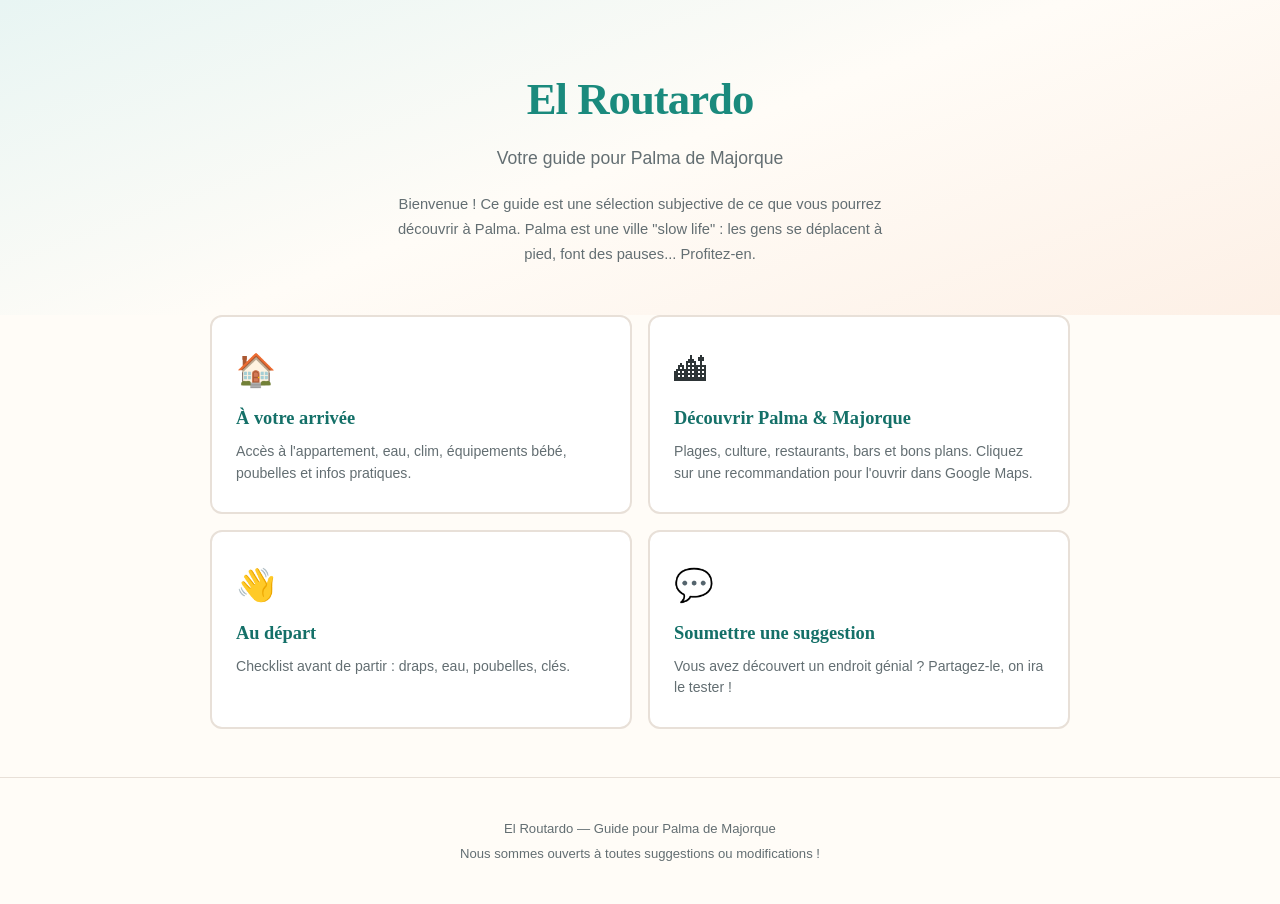
<file: site/index.html>
<!DOCTYPE html>
<html lang="fr">
<head>
  <meta charset="UTF-8">
  <meta name="viewport" content="width=device-width, initial-scale=1.0">
  <meta name="robots" content="noindex, nofollow, noarchive, nosnippet">
  <title>El Routardo - Guide Palma de Majorque</title>
  <meta name="description" content="Guide pratique pour votre séjour à Palma de Majorque. Recommandations restaurants, plages, activités et instructions pour l'appartement.">
  <link rel="stylesheet" href="style.css">
  <link rel="icon" href="data:image/svg+xml,<svg xmlns='http://www.w3.org/2000/svg' viewBox='0 0 100 100'><text y='.9em' font-size='90'>&#127796;</text></svg>">
</head>
<body>

<!-- HERO -->
<header class="hero">
  <div class="hero-logo">El Routardo</div>
  <p class="hero-sub">Votre guide pour Palma de Majorque</p>
  <p class="hero-tagline">
    Bienvenue ! Ce guide est une sélection subjective de ce que vous pourrez découvrir à Palma.
    Palma est une ville "slow life" : les gens se déplacent à pied, font des pauses...
    Profitez-en.
  </p>
</header>

<!-- HUB NAVIGATION -->
<div class="hub-grid">
  <a href="arrivee.html" class="hub-card">
    <span class="hub-card-icon">&#127968;</span>
    <span class="hub-card-title">À votre arrivée</span>
    <span class="hub-card-desc">Accès à l'appartement, eau, clim, équipements bébé, poubelles et infos pratiques.</span>
  </a>
  <a href="decouvrir.html" class="hub-card">
    <span class="hub-card-icon">&#127961;</span>
    <span class="hub-card-title">Découvrir Palma & Majorque</span>
    <span class="hub-card-desc">Plages, culture, restaurants, bars et bons plans. Cliquez sur une recommandation pour l'ouvrir dans Google Maps.</span>
  </a>
  <a href="depart.html" class="hub-card">
    <span class="hub-card-icon">&#128075;</span>
    <span class="hub-card-title">Au départ</span>
    <span class="hub-card-desc">Checklist avant de partir : draps, eau, poubelles, clés.</span>
  </a>
  <a href="depart.html#suggestions" class="hub-card">
    <span class="hub-card-icon">&#128172;</span>
    <span class="hub-card-title">Soumettre une suggestion</span>
    <span class="hub-card-desc">Vous avez découvert un endroit génial ? Partagez-le, on ira le tester !</span>
  </a>
</div>

<!-- FOOTER -->
<footer class="footer">
  <p>El Routardo &mdash; Guide pour Palma de Majorque</p>
  <p style="margin-top:4px;">Nous sommes ouverts à toutes suggestions ou modifications !</p>
</footer>

</body>
</html>
</file>
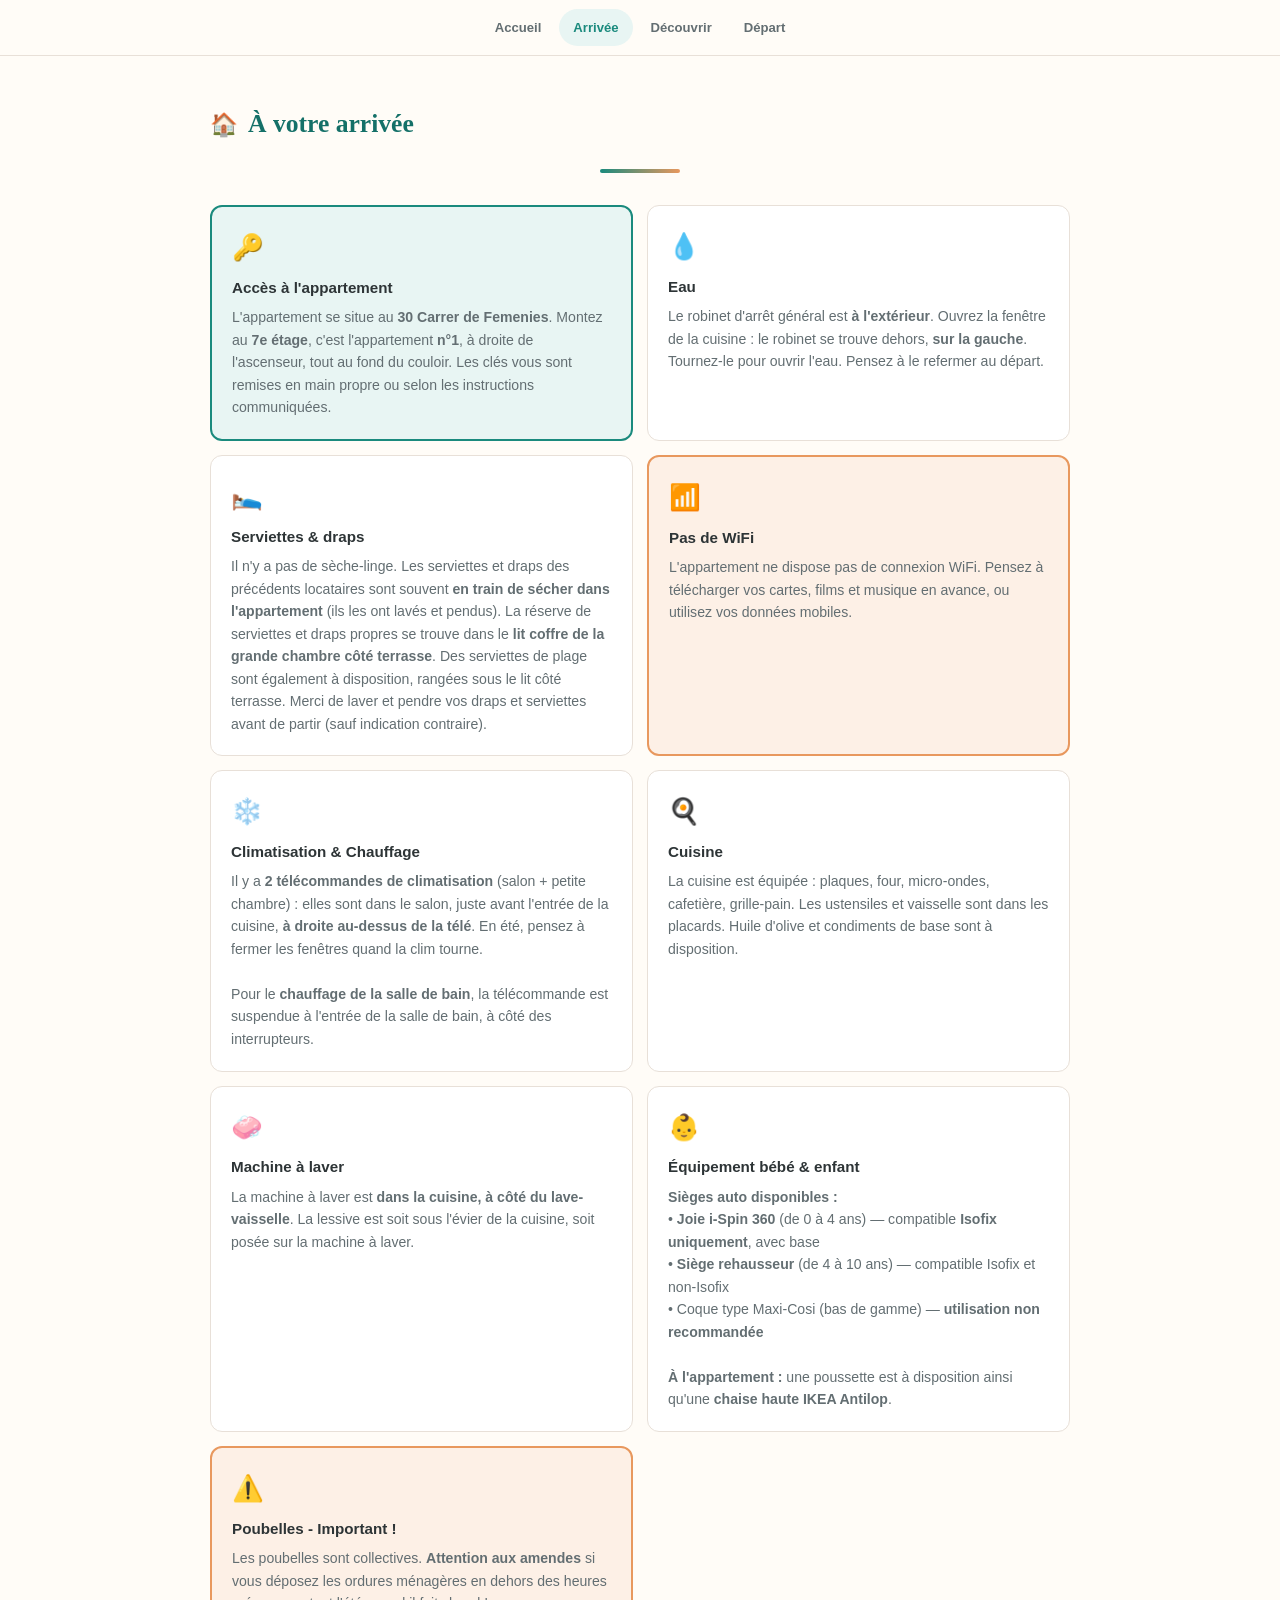
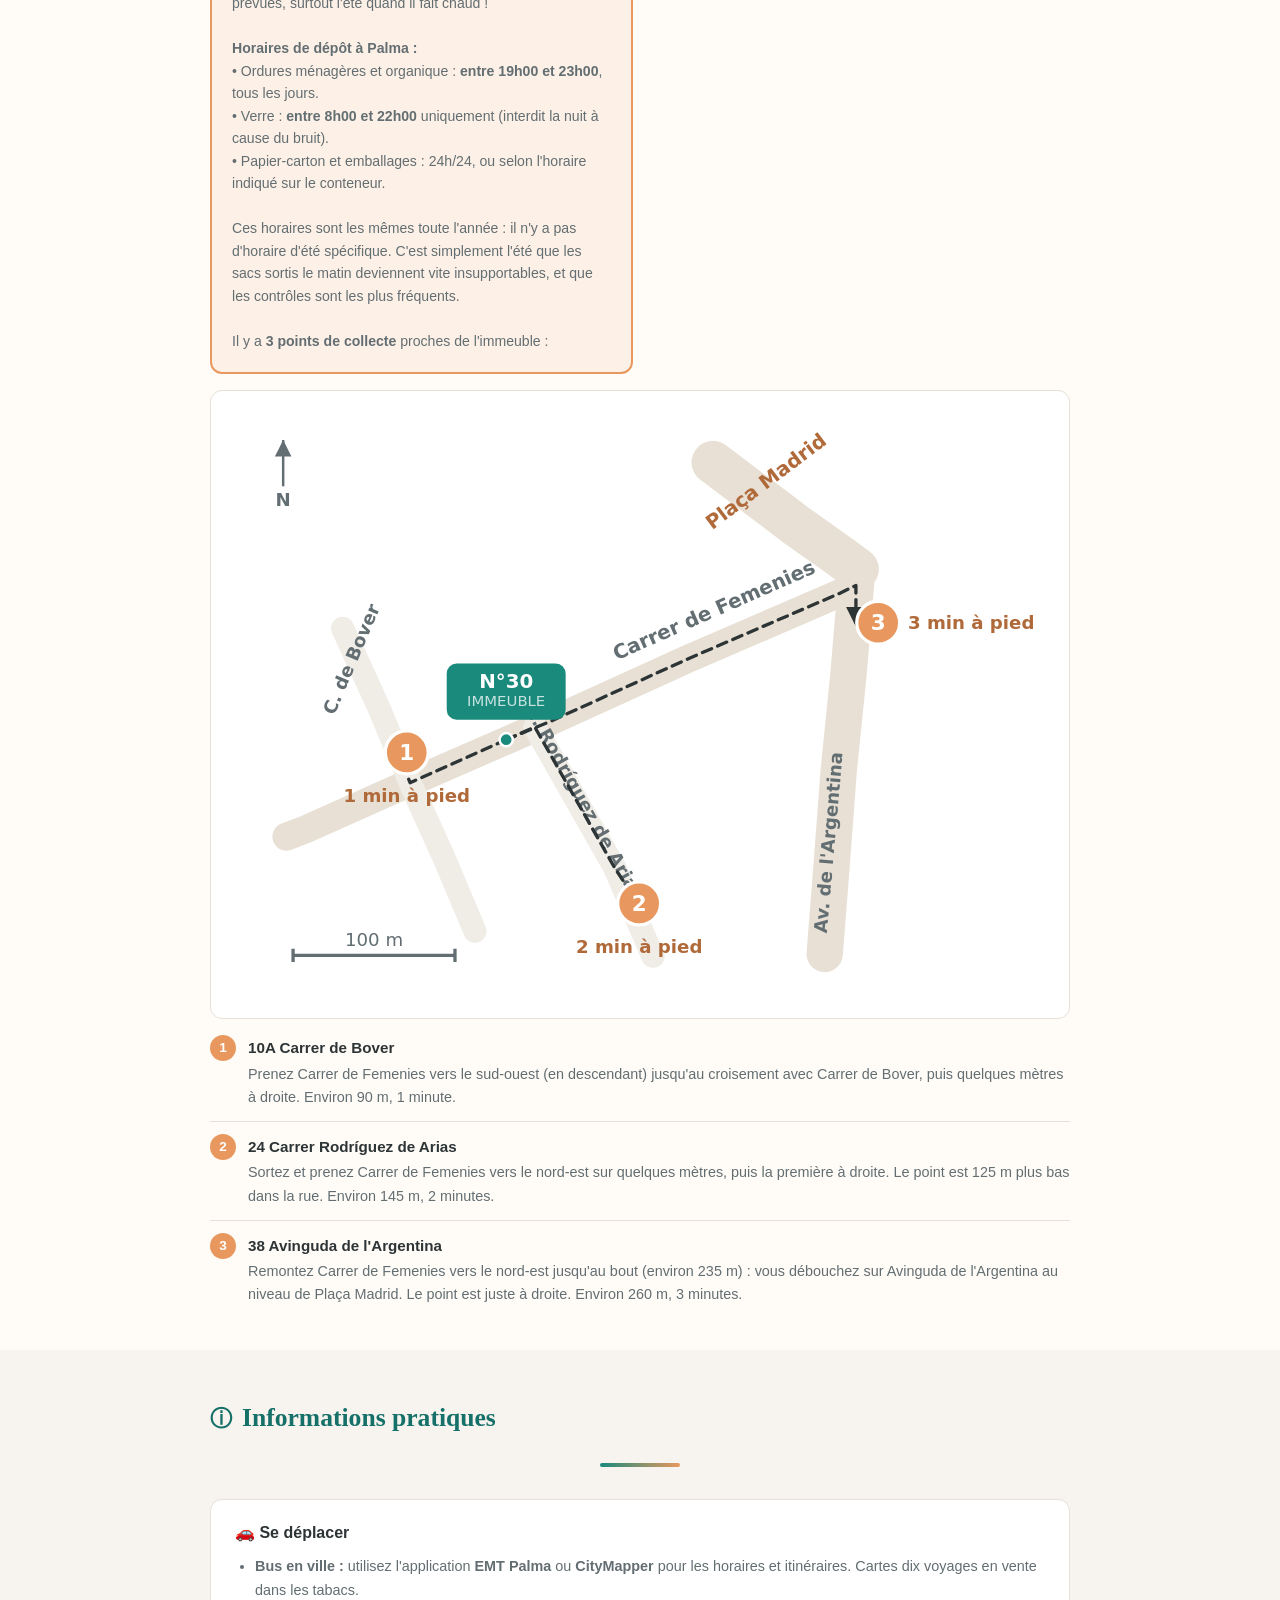
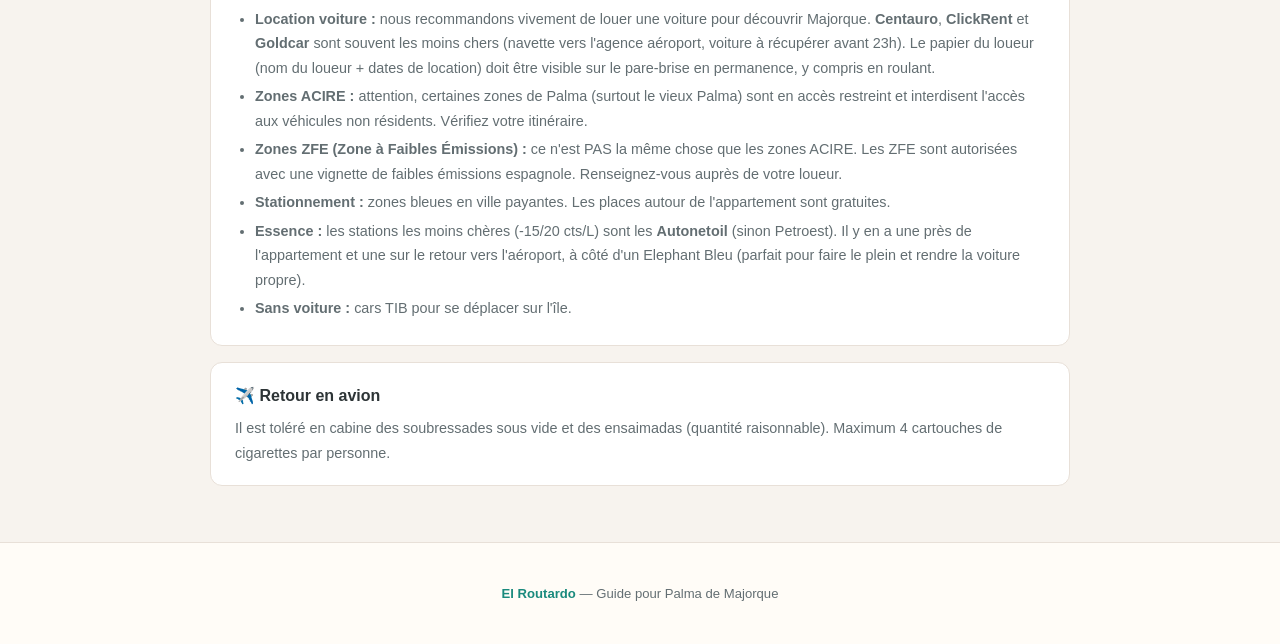
<file: site/arrivee.html>
<!DOCTYPE html>
<html lang="fr">
<head>
  <meta charset="UTF-8">
  <meta name="viewport" content="width=device-width, initial-scale=1.0">
  <meta name="robots" content="noindex, nofollow, noarchive, nosnippet">
  <title>Arrivée - El Routardo</title>
  <link rel="stylesheet" href="style.css">
  <link rel="icon" href="data:image/svg+xml,<svg xmlns='http://www.w3.org/2000/svg' viewBox='0 0 100 100'><text y='.9em' font-size='90'>&#127796;</text></svg>">
</head>
<body>

<nav class="nav" aria-label="Navigation principale">
  <a href="index.html">Accueil</a>
  <a href="arrivee.html" class="active">Arrivée</a>
  <a href="decouvrir.html">Découvrir</a>
  <a href="depart.html">Départ</a>
</nav>

<section class="section">
  <h2 class="section-title"><span class="icon">&#127968;</span> À votre arrivée</h2>
  <hr class="divider">
  <div class="instructions">

    <div class="instr-card instr-card--highlight">
      <span class="instr-icon">&#128273;</span>
      <div class="instr-title">Accès à l'appartement</div>
      <div class="instr-text">
        L'appartement se situe au <strong>30 Carrer de Femenies</strong>.
        Montez au <strong>7e étage</strong>, c'est l'appartement <strong>n&deg;1</strong>, à droite de l'ascenseur, tout au fond du couloir.
        Les clés vous sont remises en main propre ou selon les instructions communiquées.
      </div>
    </div>

    <div class="instr-card">
      <span class="instr-icon">&#128167;</span>
      <div class="instr-title">Eau</div>
      <div class="instr-text">
        Le robinet d'arrêt général est <strong>à l'extérieur</strong>.
        Ouvrez la fenêtre de la cuisine : le robinet se trouve dehors, <strong>sur la gauche</strong>.
        Tournez-le pour ouvrir l'eau. Pensez à le refermer au départ.
      </div>
    </div>

    <div class="instr-card">
      <span class="instr-icon">&#128716;</span>
      <div class="instr-title">Serviettes & draps</div>
      <div class="instr-text">
        Il n'y a pas de sèche-linge. Les serviettes et draps des précédents locataires sont souvent <strong>en train de sécher dans l'appartement</strong> (ils les ont lavés et pendus).
        La réserve de serviettes et draps propres se trouve dans le <strong>lit coffre de la grande chambre côté terrasse</strong>.
        Des serviettes de plage sont également à disposition, rangées sous le lit côté terrasse.
        Merci de laver et pendre vos draps et serviettes avant de partir (sauf indication contraire).
      </div>
    </div>

    <div class="instr-card instr-card--warning">
      <span class="instr-icon">&#128246;</span>
      <div class="instr-title">Pas de WiFi</div>
      <div class="instr-text">
        L'appartement ne dispose pas de connexion WiFi.
        Pensez à télécharger vos cartes, films et musique en avance, ou utilisez vos données mobiles.
      </div>
    </div>

    <div class="instr-card">
      <span class="instr-icon">&#10052;&#65039;</span>
      <div class="instr-title">Climatisation & Chauffage</div>
      <div class="instr-text">
        Il y a <strong>2 télécommandes de climatisation</strong> (salon + petite chambre) : elles sont dans le salon, juste avant l'entrée de la cuisine, <strong>à droite au-dessus de la télé</strong>.
        En été, pensez à fermer les fenêtres quand la clim tourne.<br><br>
        Pour le <strong>chauffage de la salle de bain</strong>, la télécommande est suspendue à l'entrée de la salle de bain, à côté des interrupteurs.
      </div>
    </div>

    <div class="instr-card">
      <span class="instr-icon">&#127859;</span>
      <div class="instr-title">Cuisine</div>
      <div class="instr-text">La cuisine est équipée : plaques, four, micro-ondes, cafetière, grille-pain. Les ustensiles et vaisselle sont dans les placards. Huile d'olive et condiments de base sont à disposition.</div>
    </div>

    <div class="instr-card">
      <span class="instr-icon">&#129532;</span>
      <div class="instr-title">Machine à laver</div>
      <div class="instr-text">La machine à laver est <strong>dans la cuisine, à côté du lave-vaisselle</strong>. La lessive est soit sous l'évier de la cuisine, soit posée sur la machine à laver.</div>
    </div>

    <div class="instr-card">
      <span class="instr-icon">&#128118;</span>
      <div class="instr-title">Équipement bébé & enfant</div>
      <div class="instr-text">
        <strong>Sièges auto disponibles :</strong><br>
        &bull; <strong>Joie i-Spin 360</strong> (de 0 à 4 ans) &mdash; compatible <strong>Isofix uniquement</strong>, avec base<br>
        &bull; <strong>Siège rehausseur</strong> (de 4 à 10 ans) &mdash; compatible Isofix et non-Isofix<br>
        &bull; Coque type Maxi-Cosi (bas de gamme) &mdash; <strong>utilisation non recommandée</strong><br><br>
        <strong>À l'appartement :</strong> une poussette est à disposition ainsi qu'une <strong>chaise haute IKEA Antilop</strong>.
      </div>
    </div>

    <div class="instr-card instr-card--warning">
      <span class="instr-icon">&#9888;&#65039;</span>
      <div class="instr-title">Poubelles - Important !</div>
      <div class="instr-text">
        Les poubelles sont collectives. <strong>Attention aux amendes</strong> si vous déposez les ordures ménagères en dehors des heures prévues, surtout l'été quand il fait chaud !<br><br>
        <strong>Horaires de dépôt à Palma :</strong><br>
        &bull; Ordures ménagères et organique : <strong>entre 19h00 et 23h00</strong>, tous les jours.<br>
        &bull; Verre : <strong>entre 8h00 et 22h00</strong> uniquement (interdit la nuit à cause du bruit).<br>
        &bull; Papier-carton et emballages : 24h/24, ou selon l'horaire indiqué sur le conteneur.<br><br>
        Ces horaires sont les mêmes toute l'année : il n'y a pas d'horaire d'été spécifique. C'est simplement l'été que les sacs sortis le matin deviennent vite insupportables, et que les contrôles sont les plus fréquents.<br><br>
        Il y a <strong>3 points de collecte</strong> proches de l'immeuble :
      </div>
    </div>
  </div>

  <!-- Plan des poubelles -->
  <div class="trash-map">
    <svg viewBox="0 0 500 360" xmlns="http://www.w3.org/2000/svg" role="img" aria-label="Plan des trois points de collecte autour du 30 Carrer de Femenies" style="font-family: system-ui, sans-serif;">
      <title>Points de collecte autour du 30 Carrer de Femenies</title>
      <defs>
        <marker id="tm-arrow" viewBox="0 0 10 10" refX="8" refY="5" markerWidth="6" markerHeight="6" orient="auto-start-reverse">
          <path d="M 0 0 L 10 5 L 0 10 z" fill="#2D3436"/>
        </marker>
      </defs>

      <!-- Rues (trace reel, echelle 1 px = 1 m) -->
      <path d="M294.2 33.5 L336.9 65.8 L344.4 71.5 L371 90.3 L381.6 98.2" stroke="#E8E0D4" stroke-width="26" fill="none" stroke-linecap="round" stroke-linejoin="round"/>
      <path d="M381.6 98.2 L380.7 108 L378.8 130.8 L376 163.9 L370.3 219.9 L366.1 276 L361.8 331.1" stroke="#E8E0D4" stroke-width="22" fill="none" stroke-linecap="round" stroke-linejoin="round"/>
      <path d="M380.7 108 L370.4 113 L279.6 152.2 L196 190.2 L110.8 227.4 L47.7 255.6 L36 260.1" stroke="#E8E0D4" stroke-width="17" fill="none" stroke-linecap="round" stroke-linejoin="round"/>
      <path d="M150.1 317.3 L130.3 270.5 L110.8 227.4 L91.7 181.5 L70 134" stroke="#F0ECE6" stroke-width="14" fill="none" stroke-linecap="round" stroke-linejoin="round"/>
      <path d="M186.3 193.7 L234.7 279 L254.7 325.3 L257.9 332.5" stroke="#F0ECE6" stroke-width="14" fill="none" stroke-linecap="round" stroke-linejoin="round"/>

      <!-- Noms de rues -->
      <text x="296.4" y="126.7" text-anchor="middle" font-size="12" fill="#636E72" font-weight="600" transform="rotate(-23.8 296.4 126.7)">Carrer de Femenies</text>
      <text x="78.8" y="154.1" text-anchor="middle" font-size="11" fill="#636E72" font-weight="600" transform="rotate(-67 78.8 154.1)">C. de Bover</text>
      <text x="213.1" y="241.4" text-anchor="middle" font-size="11" fill="#636E72" font-weight="600" transform="rotate(60.5 213.1 241.4)">C. Rodr&#237;guez de Arias</text>
      <text x="367.9" y="263.9" text-anchor="middle" font-size="11" fill="#636E72" font-weight="600" transform="rotate(-85 367.9 263.9)">Av. de l'Argentina</text>
      <text x="328.7" y="48.3" text-anchor="middle" font-size="12" fill="#B06A3A" font-weight="600" transform="rotate(-37 328.7 48.3)">Pla&#231;a Madrid</text>

      <!-- Trajets a pied -->
      <path d="M169 201.4 L110.8 227.4 L103.3 209" stroke="#2D3436" stroke-width="2" fill="none" stroke-dasharray="6,4" stroke-linecap="round" stroke-linejoin="round" marker-end="url(#tm-arrow)"/>
      <path d="M169 201.4 L186.3 193.7 L234.7 279 L247.4 298.2" stroke="#2D3436" stroke-width="2" fill="none" stroke-dasharray="6,4" stroke-linecap="round" stroke-linejoin="round" marker-end="url(#tm-arrow)"/>
      <path d="M169 201.4 L196 190.2 L279.6 152.2 L370.4 113 L380.7 108 L380.7 130.6" stroke="#2D3436" stroke-width="2" fill="none" stroke-dasharray="6,4" stroke-linecap="round" stroke-linejoin="round" marker-end="url(#tm-arrow)"/>

      <!-- Immeuble -->
      <rect x="133" y="155.3" width="72" height="34" rx="6" fill="#1A8A7D"/>
      <text x="169" y="170.3" text-anchor="middle" fill="white" font-size="12" font-weight="700">N&#176;30</text>
      <text x="169" y="181.3" text-anchor="middle" fill="rgba(255,255,255,0.75)" font-size="9">IMMEUBLE</text>
      <circle cx="169" cy="201.4" r="4" fill="#1A8A7D" stroke="#FFFFFF" stroke-width="1.5"/>

      <!-- Points de collecte -->
      <circle cx="108.8" cy="209.1" r="13" fill="#E8985E" stroke="#FFFFFF" stroke-width="2"/>
      <text x="108.8" y="213.6" text-anchor="middle" fill="white" font-size="13" font-weight="700">1</text>
      <text x="108.8" y="239.1" text-anchor="middle" font-size="11" font-weight="700" fill="#B06A3A">1 min &#224; pied</text>
      <circle cx="249.5" cy="300.5" r="13" fill="#E8985E" stroke="#FFFFFF" stroke-width="2"/>
      <text x="249.5" y="305" text-anchor="middle" fill="white" font-size="13" font-weight="700">2</text>
      <text x="249.5" y="330.5" text-anchor="middle" font-size="11" font-weight="700" fill="#B06A3A">2 min &#224; pied</text>
      <circle cx="394.2" cy="130.6" r="13" fill="#E8985E" stroke="#FFFFFF" stroke-width="2"/>
      <text x="394.2" y="135.1" text-anchor="middle" fill="white" font-size="13" font-weight="700">3</text>
      <text x="412.2" y="134.6" text-anchor="start" font-size="11" font-weight="700" fill="#B06A3A">3 min &#224; pied</text>

      <!-- Nord et echelle -->
      <g transform="translate(34,34)">
        <path d="M0 14 L0 -14" stroke="#636E72" stroke-width="1.5"/>
        <path d="M0 -14 L-5 -4 L5 -4 Z" fill="#636E72"/>
        <text x="0" y="26" text-anchor="middle" font-size="11" fill="#636E72" font-weight="700">N</text>
      </g>
      <g transform="translate(40,332)">
        <path d="M0 0 L98 0" stroke="#636E72" stroke-width="2"/>
        <path d="M0 -4 L0 4 M98 -4 L98 4" stroke="#636E72" stroke-width="2"/>
        <text x="49" y="-6" text-anchor="middle" font-size="11" fill="#636E72">100 m</text>
      </g>
    </svg>
  </div>

  <ol class="trash-list">
    <li>
      <span class="trash-num">1</span>
      <div>
        <strong>10A Carrer de Bover</strong>
        <p>Prenez Carrer de Femenies vers le sud-ouest (en descendant) jusqu'au croisement avec Carrer de Bover, puis quelques m&#232;tres &#224; droite. Environ 90 m, 1 minute.</p>
      </div>
    </li>
    <li>
      <span class="trash-num">2</span>
      <div>
        <strong>24 Carrer Rodr&#237;guez de Arias</strong>
        <p>Sortez et prenez Carrer de Femenies vers le nord-est sur quelques m&#232;tres, puis la premi&#232;re &#224; droite. Le point est 125 m plus bas dans la rue. Environ 145 m, 2 minutes.</p>
      </div>
    </li>
    <li>
      <span class="trash-num">3</span>
      <div>
        <strong>38 Avinguda de l'Argentina</strong>
        <p>Remontez Carrer de Femenies vers le nord-est jusqu'au bout (environ 235 m) : vous d&#233;bouchez sur Avinguda de l'Argentina au niveau de Pla&#231;a Madrid. Le point est juste &#224; droite. Environ 260 m, 3 minutes.</p>
      </div>
    </li>
  </ol>
</section>

<!-- INFOS PRATIQUES -->
<div class="section-alt">
<section class="section">
  <h2 class="section-title"><span class="icon">&#9432;</span> Informations pratiques</h2>
  <hr class="divider">

  <div class="info-block">
    <h3>&#128663; Se déplacer</h3>
    <ul>
      <li><strong>Bus en ville :</strong> utilisez l'application <strong>EMT Palma</strong> ou <strong>CityMapper</strong> pour les horaires et itinéraires. Cartes dix voyages en vente dans les tabacs.</li>
      <li><strong>Location voiture :</strong> nous recommandons vivement de louer une voiture pour découvrir Majorque. <strong>Centauro</strong>, <strong>ClickRent</strong> et <strong>Goldcar</strong> sont souvent les moins chers (navette vers l'agence aéroport, voiture à récupérer avant 23h). Le papier du loueur (nom du loueur + dates de location) doit être visible sur le pare-brise en permanence, y compris en roulant.</li>
      <li><strong>Zones ACIRE :</strong> attention, certaines zones de Palma (surtout le vieux Palma) sont en accès restreint et interdisent l'accès aux véhicules non résidents. Vérifiez votre itinéraire.</li>
      <li><strong>Zones ZFE (Zone à Faibles Émissions) :</strong> ce n'est PAS la même chose que les zones ACIRE. Les ZFE sont autorisées avec une vignette de faibles émissions espagnole. Renseignez-vous auprès de votre loueur.</li>
      <li><strong>Stationnement :</strong> zones bleues en ville payantes. Les places autour de l'appartement sont gratuites.</li>
      <li><strong>Essence :</strong> les stations les moins chères (-15/20 cts/L) sont les <strong>Autonetoil</strong> (sinon Petroest). Il y en a une près de l'appartement et une sur le retour vers l'aéroport, à côté d'un Elephant Bleu (parfait pour faire le plein et rendre la voiture propre).</li>
      <li><strong>Sans voiture :</strong> cars TIB pour se déplacer sur l'île.</li>
    </ul>
  </div>

  <div class="info-block">
    <h3>&#9992;&#65039; Retour en avion</h3>
    <p>Il est toléré en cabine des soubressades sous vide et des ensaimadas (quantité raisonnable). Maximum 4 cartouches de cigarettes par personne.</p>
  </div>

</section>
</div>

<footer class="footer">
  <p><a href="index.html" style="color:var(--primary);text-decoration:none;font-weight:600;">El Routardo</a> &mdash; Guide pour Palma de Majorque</p>
</footer>

</body>
</html>
</file>
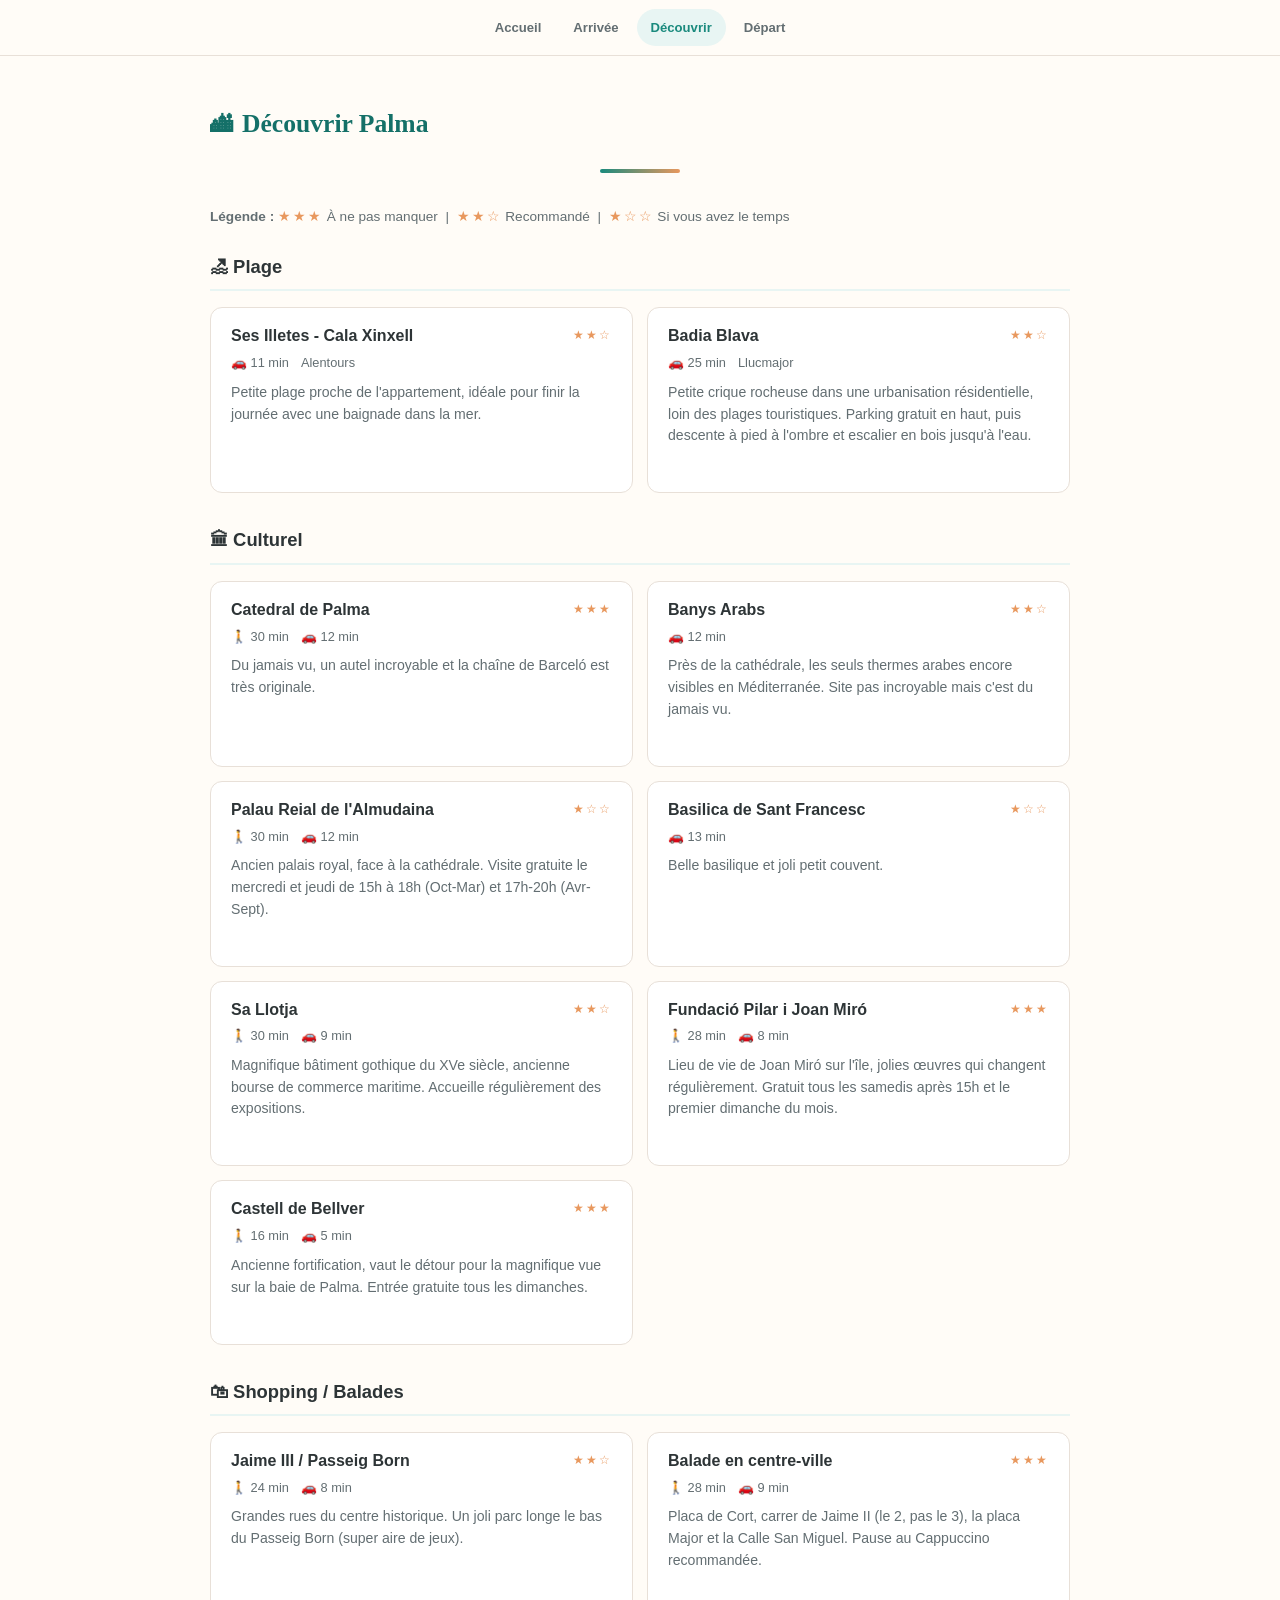
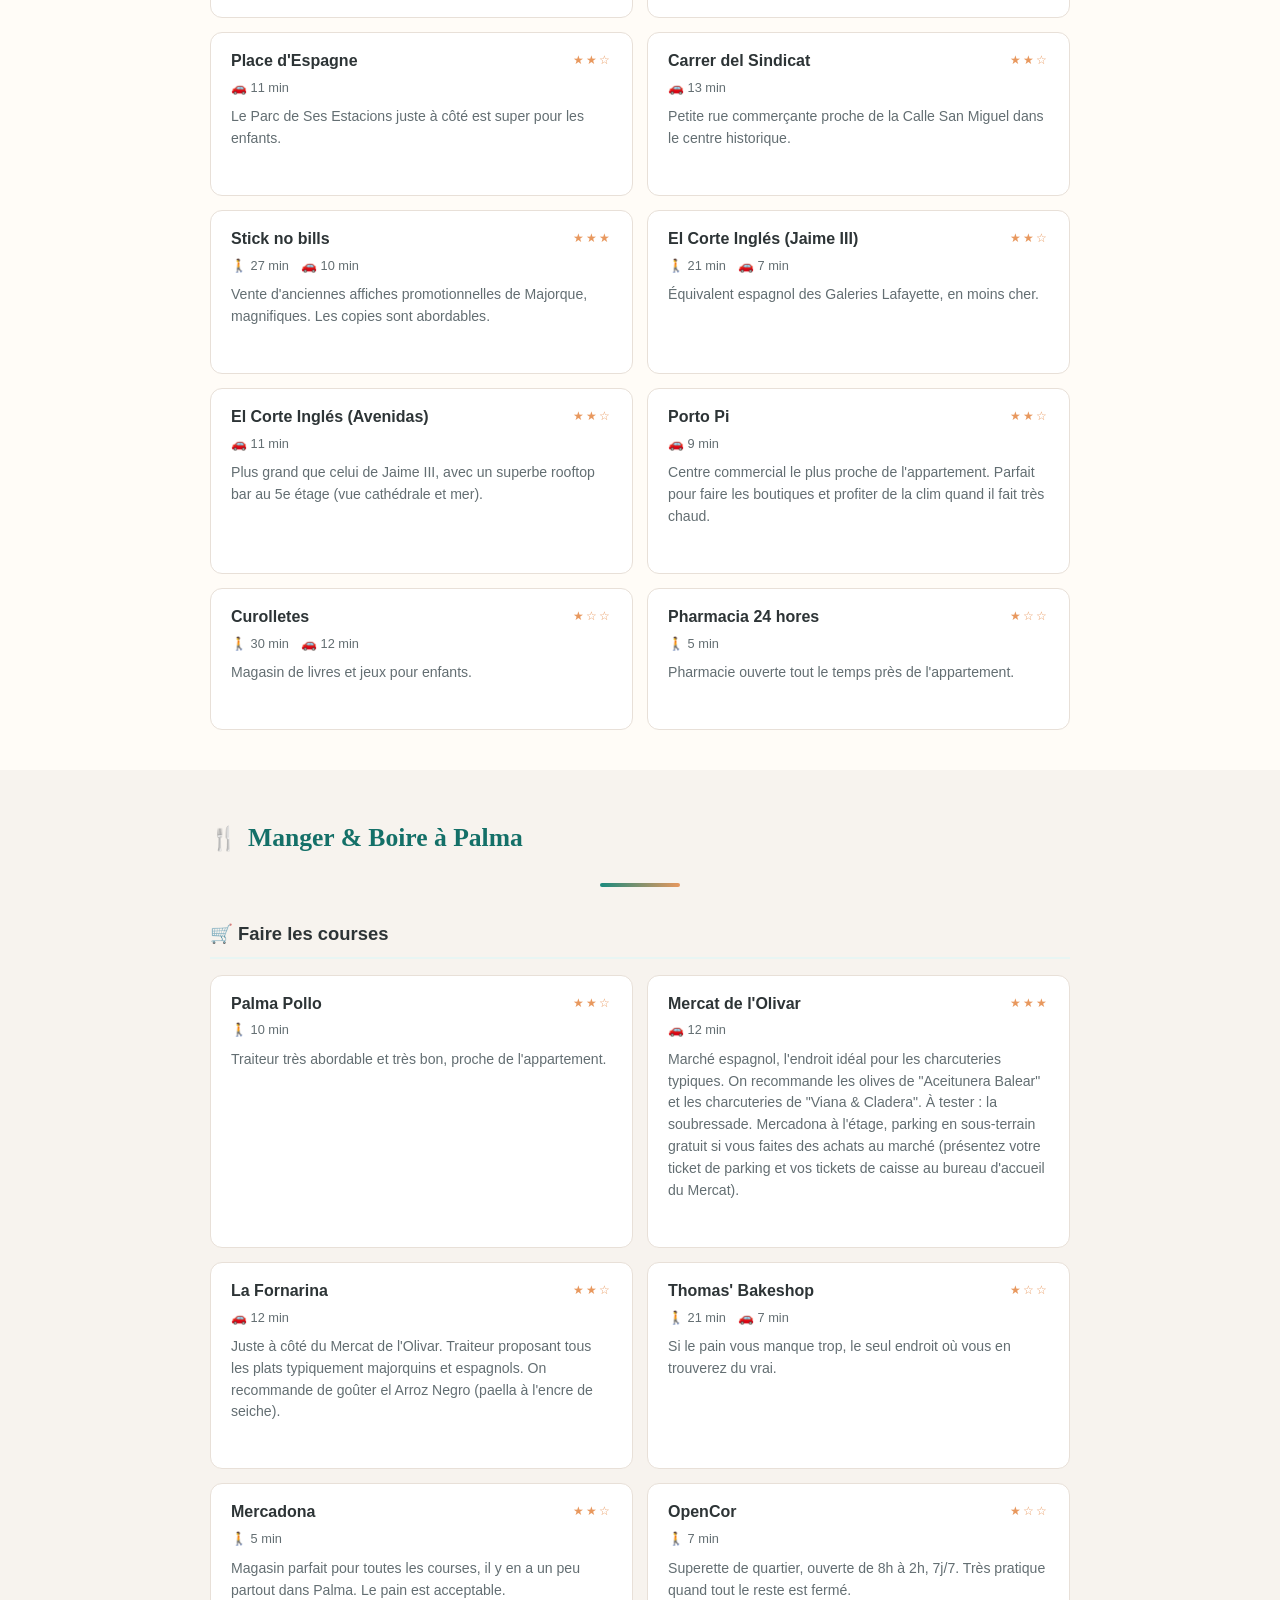
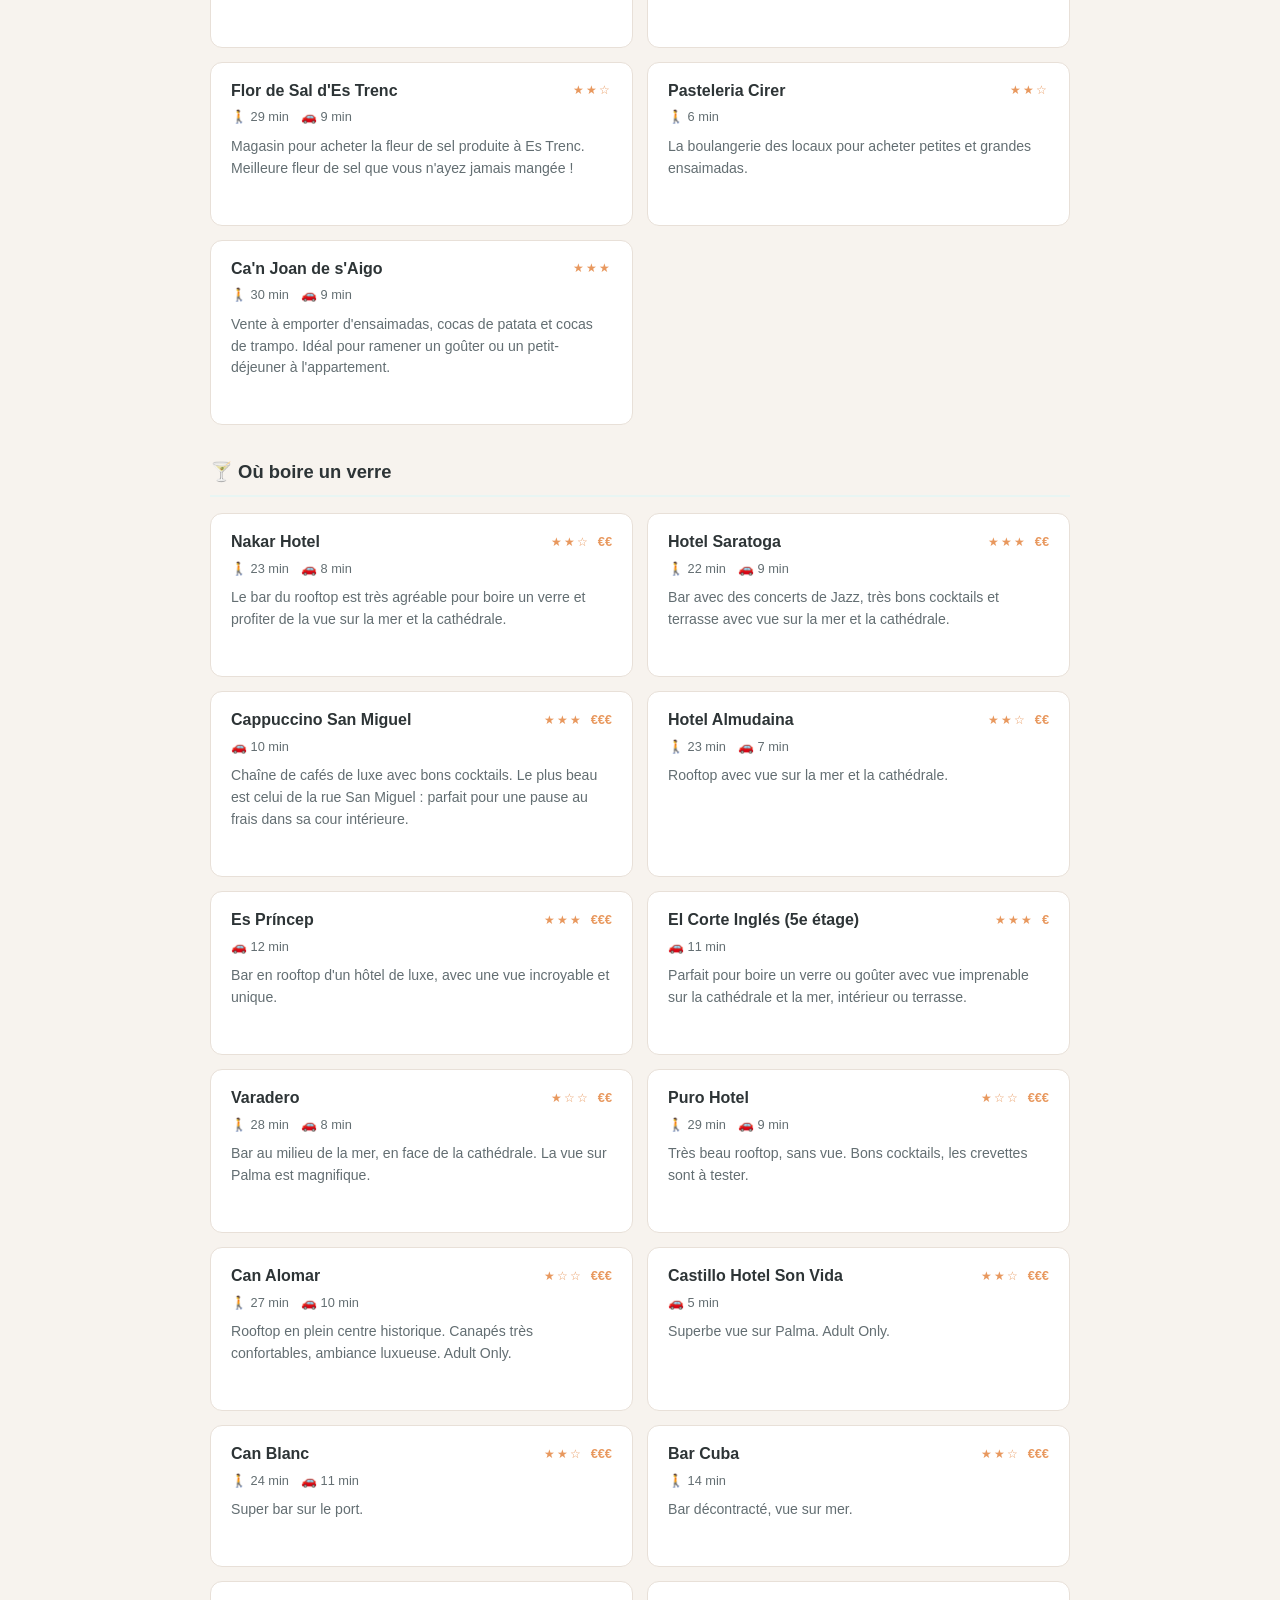
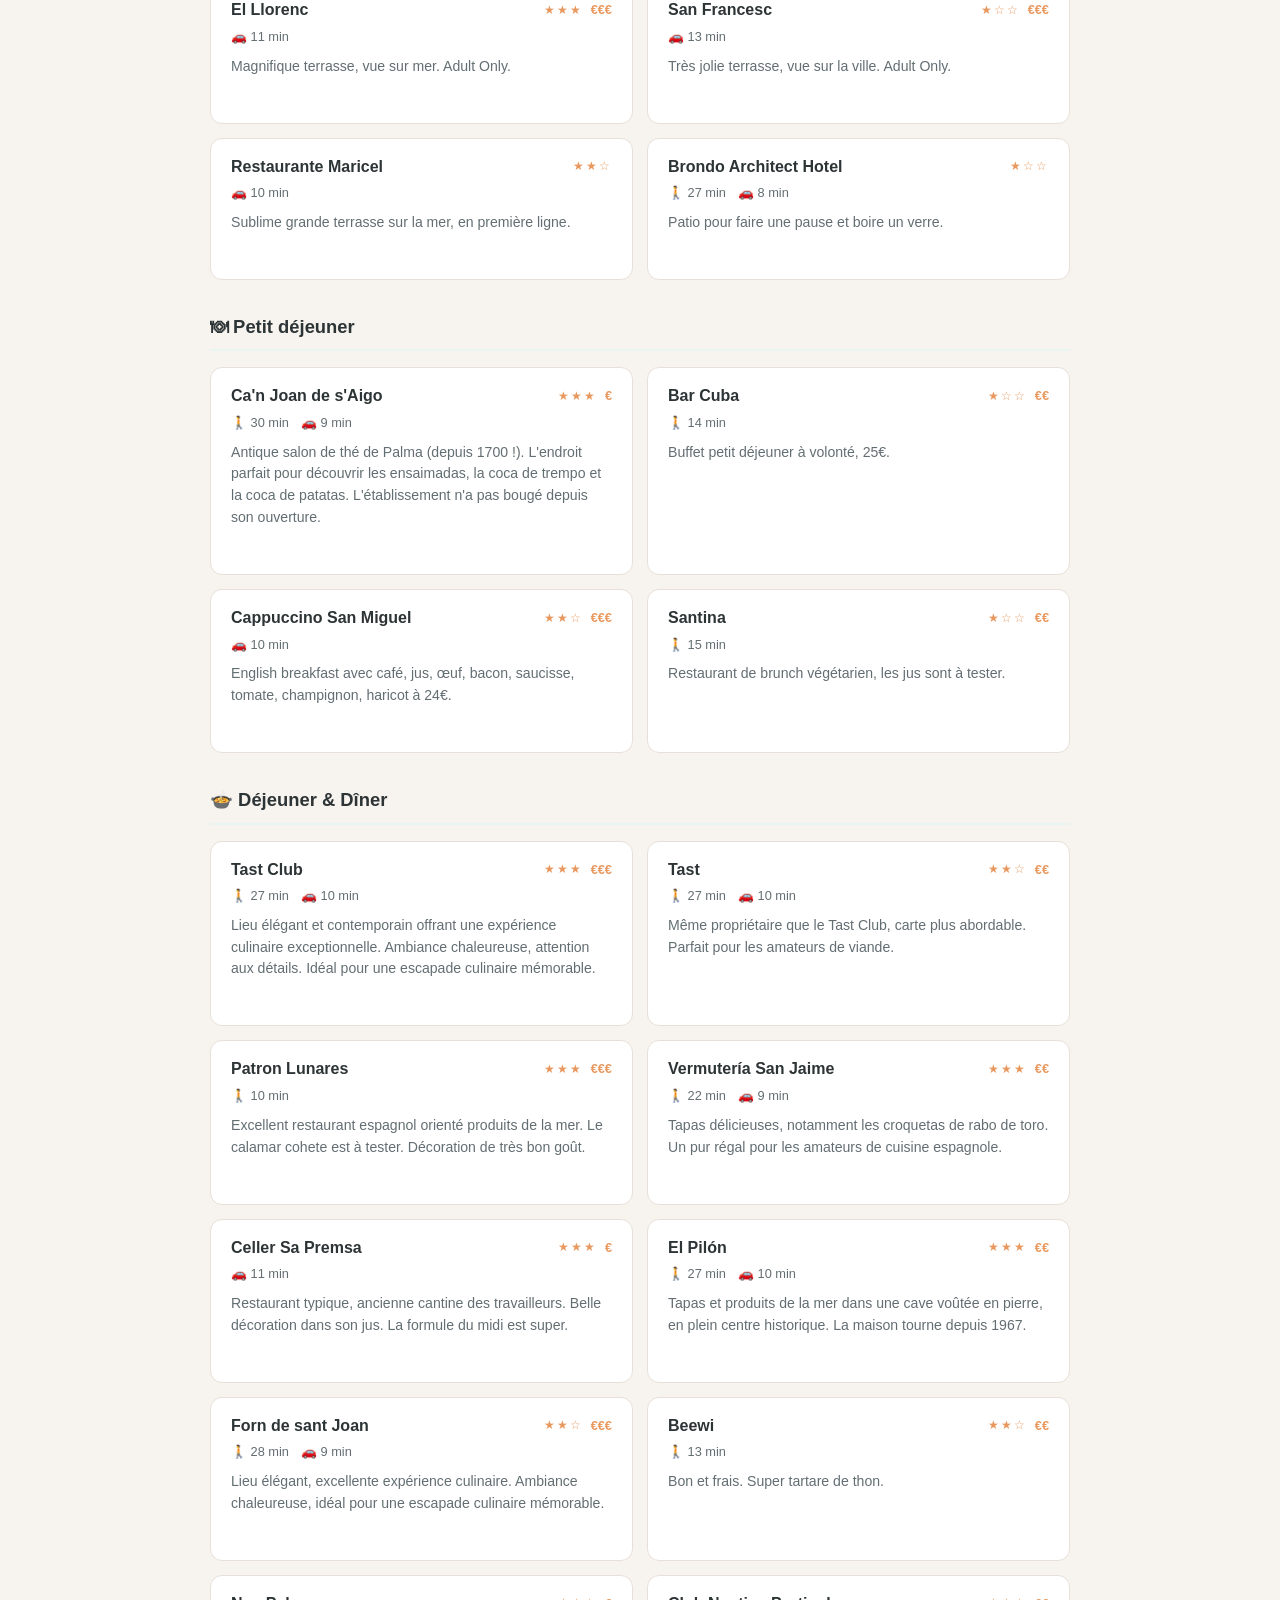
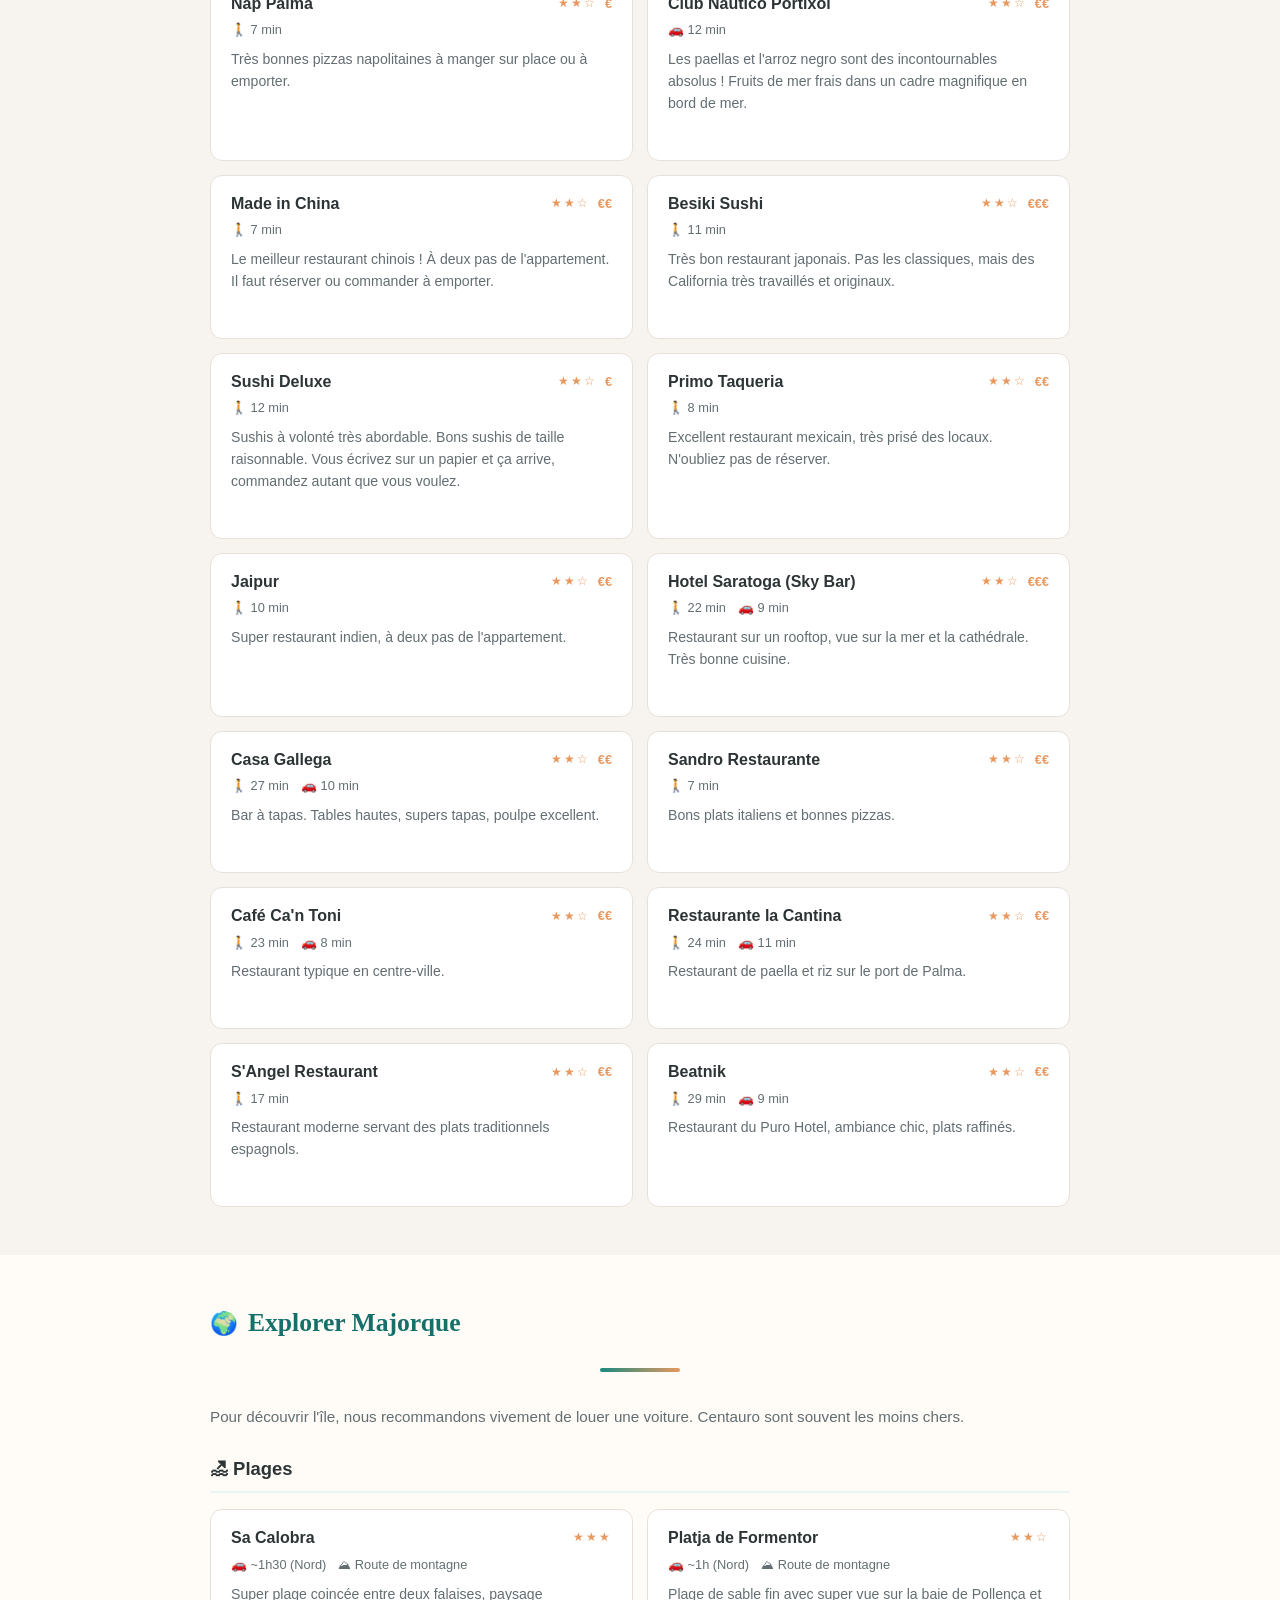
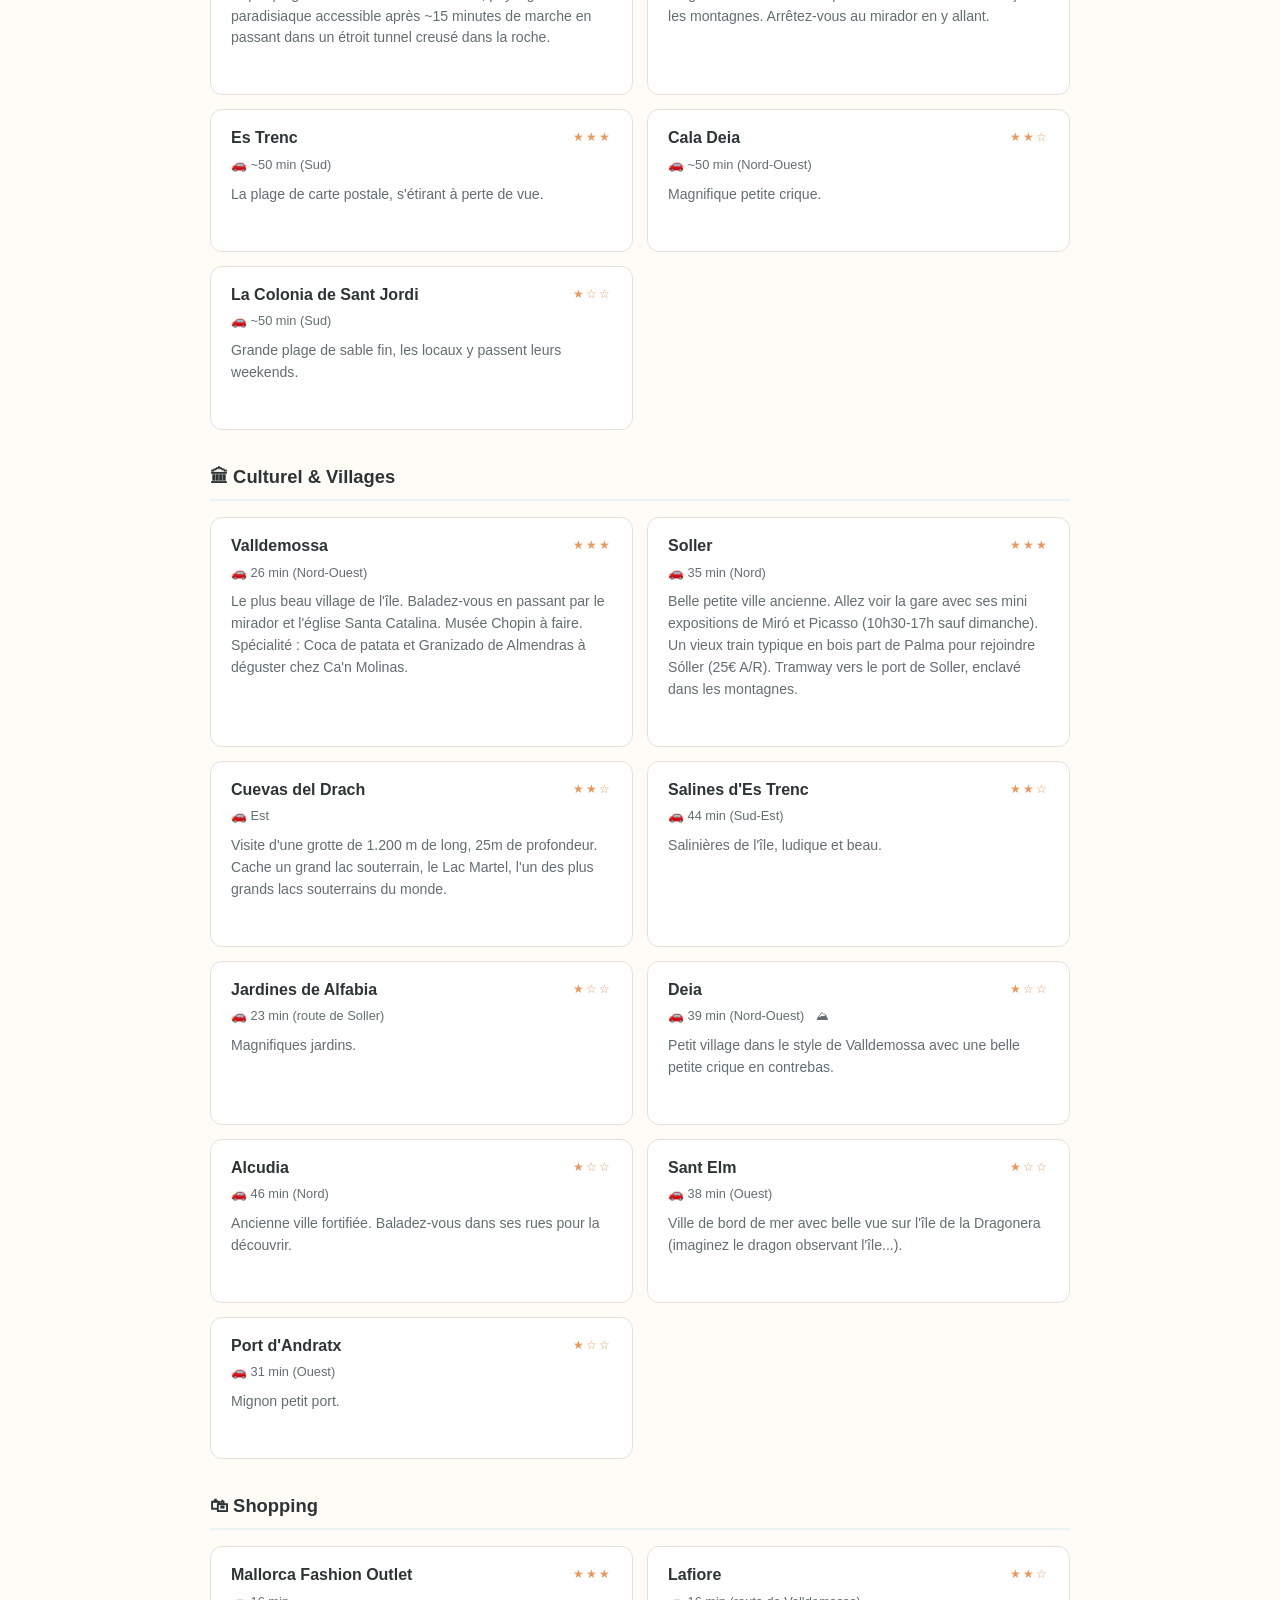
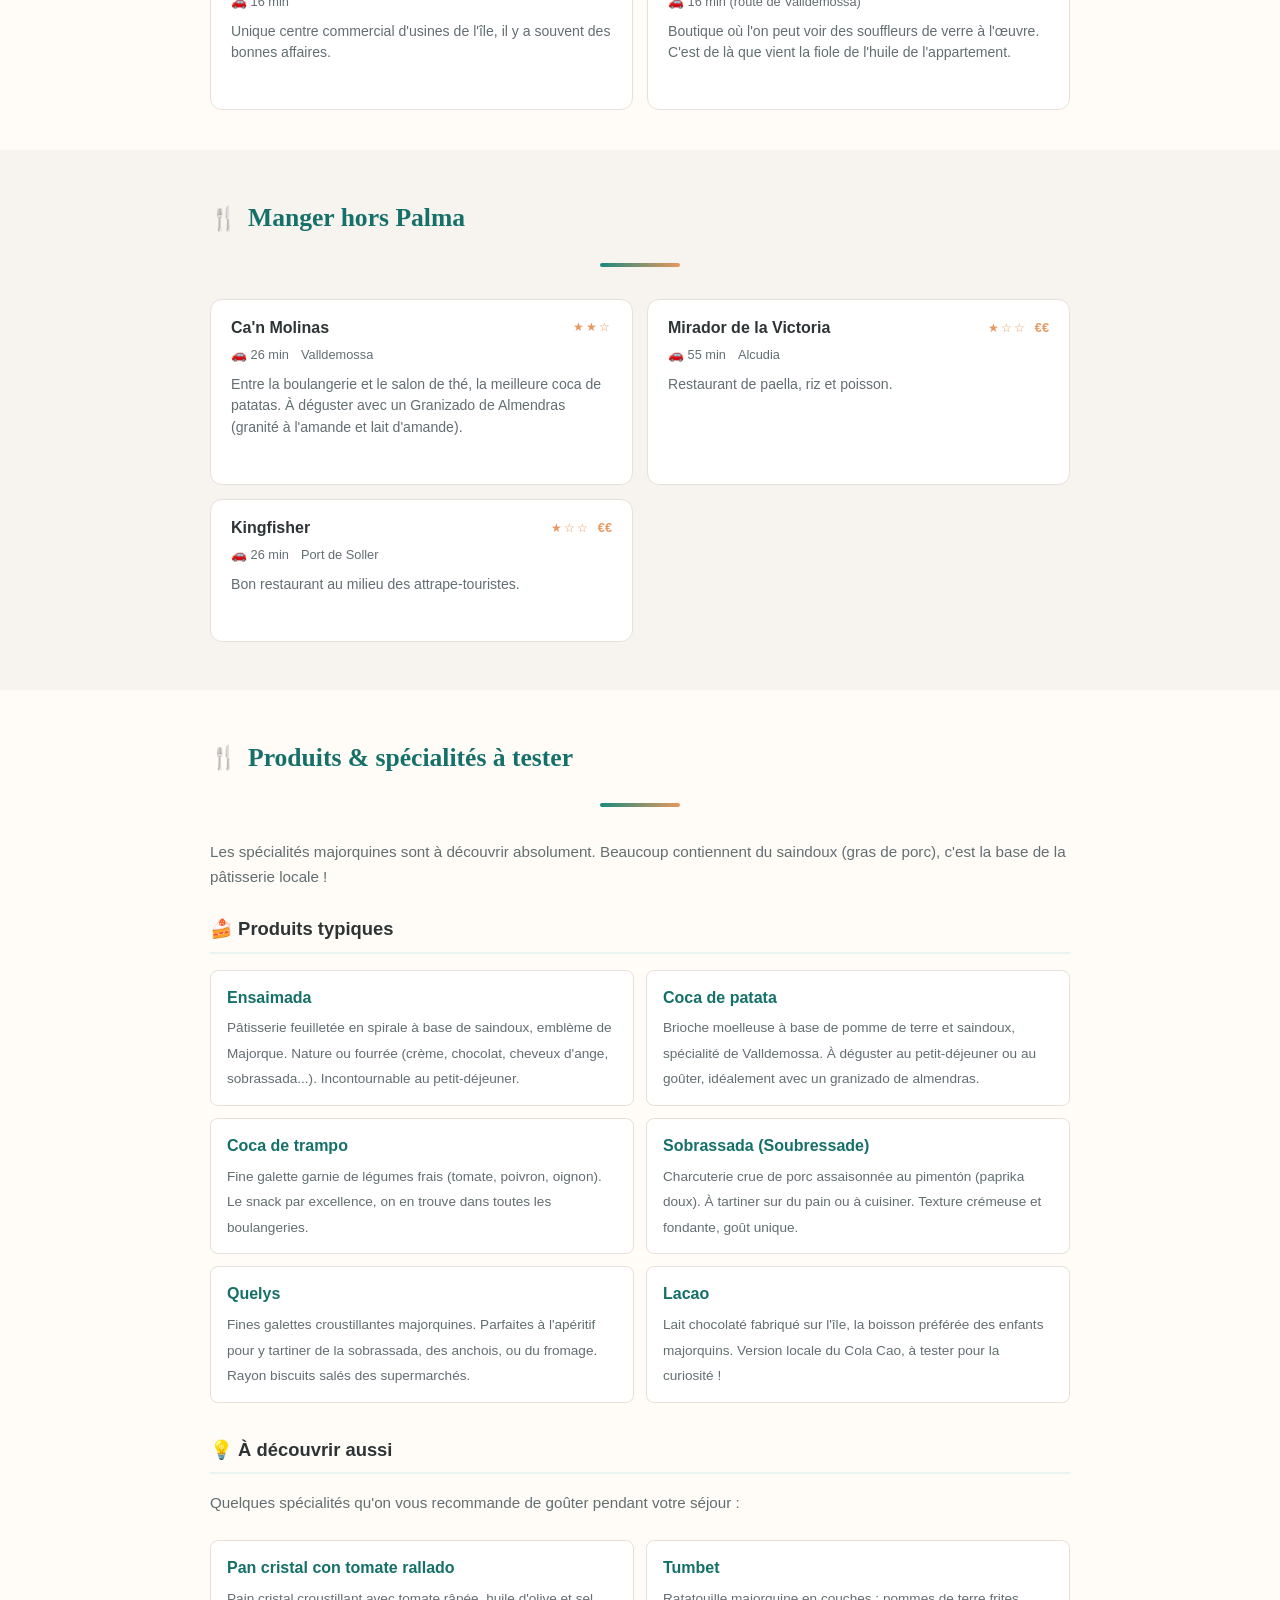
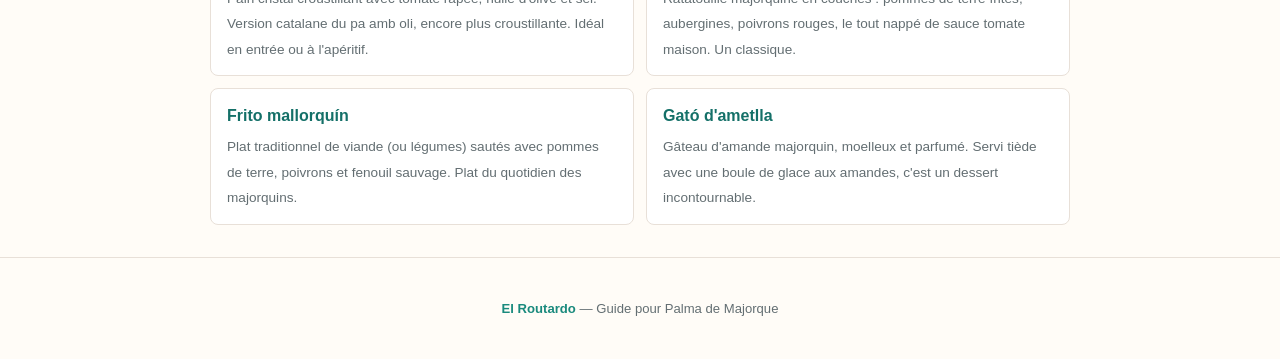
<file: site/decouvrir.html>
<!DOCTYPE html>
<html lang="fr">
<head>
  <meta charset="UTF-8">
  <meta name="viewport" content="width=device-width, initial-scale=1.0">
  <meta name="robots" content="noindex, nofollow, noarchive, nosnippet">
  <title>Decouvrir - El Routardo</title>
  <link rel="stylesheet" href="style.css">
  <link rel="icon" href="data:image/svg+xml,<svg xmlns='http://www.w3.org/2000/svg' viewBox='0 0 100 100'><text y='.9em' font-size='90'>&#127796;</text></svg>">
</head>
<body>

<nav class="nav" aria-label="Navigation principale">
  <a href="index.html">Accueil</a>
  <a href="arrivee.html">Arrivée</a>
  <a href="decouvrir.html" class="active">Découvrir</a>
  <a href="depart.html">Départ</a>
</nav>

<!-- ============================================ -->
<!-- PALMA - ACTIVITES -->
<!-- ============================================ -->
<section class="section">
  <h2 class="section-title"><span class="icon">&#127961;</span> Découvrir Palma</h2>
  <hr class="divider">
  <p class="section-intro" style="font-size:0.85rem;color:#636E72;">
    <strong>Légende :</strong>
    <span style="color:#E8985E;letter-spacing:2px;">&#9733;&#9733;&#9733;</span> À ne pas manquer &nbsp;|&nbsp;
    <span style="color:#E8985E;letter-spacing:2px;">&#9733;&#9733;&#9734;</span> Recommandé &nbsp;|&nbsp;
    <span style="color:#E8985E;letter-spacing:2px;">&#9733;&#9734;&#9734;</span> Si vous avez le temps
  </p>

  <!-- PLAGE -->
  <h3 class="subsection-title">&#127958; Plage</h3>
  <div class="cards">
    <a class="card" href="https://www.google.com/maps/search/?api=1&query=Ses+Illetes+Cala+Xinxell+Palma+Mallorca" target="_blank" rel="noopener">
      <div class="card-header">
        <span class="card-name">Ses Illetes - Cala Xinxell</span>
        <div class="card-badges"><span class="badge-rating">&#9733;&#9733;&#9734;</span></div>
      </div>
      <div class="card-meta"><span>&#128663; 11 min</span><span>Alentours</span></div>
      <p class="card-desc">Petite plage proche de l'appartement, idéale pour finir la journée avec une baignade dans la mer.</p>
    </a>
    <a class="card" href="https://maps.app.goo.gl/hCF5GcVBHZWAg9AU6" target="_blank" rel="noopener">
      <div class="card-header">
        <span class="card-name">Badia Blava</span>
        <div class="card-badges"><span class="badge-rating">&#9733;&#9733;&#9734;</span></div>
      </div>
      <div class="card-meta"><span>&#128663; 25 min</span><span>Llucmajor</span></div>
      <p class="card-desc">Petite crique rocheuse dans une urbanisation résidentielle, loin des plages touristiques. Parking gratuit en haut, puis descente à pied à l'ombre et escalier en bois jusqu'à l'eau.</p>
    </a>
  </div>

  <!-- CULTUREL -->
  <h3 class="subsection-title">&#127963; Culturel</h3>
  <div class="cards">
    <a class="card" href="https://www.google.com/maps/search/?api=1&query=Catedral+de+Palma+Mallorca" target="_blank" rel="noopener">
      <div class="card-header">
        <span class="card-name">Catedral de Palma</span>
        <div class="card-badges"><span class="badge-rating">&#9733;&#9733;&#9733;</span></div>
      </div>
      <div class="card-meta"><span>&#128694; 30 min</span><span>&#128663; 12 min</span></div>
      <p class="card-desc">Du jamais vu, un autel incroyable et la chaîne de Barceló est très originale.</p>
    </a>
    <a class="card" href="https://www.google.com/maps/search/?api=1&query=Banys+Arabs+Palma+Mallorca" target="_blank" rel="noopener">
      <div class="card-header">
        <span class="card-name">Banys Arabs</span>
        <div class="card-badges"><span class="badge-rating">&#9733;&#9733;&#9734;</span></div>
      </div>
      <div class="card-meta"><span>&#128663; 12 min</span></div>
      <p class="card-desc">Près de la cathédrale, les seuls thermes arabes encore visibles en Méditerranée. Site pas incroyable mais c'est du jamais vu.</p>
    </a>
    <a class="card" href="https://www.google.com/maps/search/?api=1&query=Palau+Reial+de+l%27Almudaina+Palma+Mallorca" target="_blank" rel="noopener">
      <div class="card-header">
        <span class="card-name">Palau Reial de l'Almudaina</span>
        <div class="card-badges"><span class="badge-rating">&#9733;&#9734;&#9734;</span></div>
      </div>
      <div class="card-meta"><span>&#128694; 30 min</span><span>&#128663; 12 min</span></div>
      <p class="card-desc">Ancien palais royal, face à la cathédrale. Visite gratuite le mercredi et jeudi de 15h à 18h (Oct-Mar) et 17h-20h (Avr-Sept).</p>
    </a>
    <a class="card" href="https://www.google.com/maps/search/?api=1&query=Basilica+de+Sant+Francesc+Palma+Mallorca" target="_blank" rel="noopener">
      <div class="card-header">
        <span class="card-name">Basilica de Sant Francesc</span>
        <div class="card-badges"><span class="badge-rating">&#9733;&#9734;&#9734;</span></div>
      </div>
      <div class="card-meta"><span>&#128663; 13 min</span></div>
      <p class="card-desc">Belle basilique et joli petit couvent.</p>
    </a>
    <a class="card" href="https://www.google.com/maps/search/?api=1&query=Sa+Llotja+Palma+Mallorca" target="_blank" rel="noopener">
      <div class="card-header">
        <span class="card-name">Sa Llotja</span>
        <div class="card-badges"><span class="badge-rating">&#9733;&#9733;&#9734;</span></div>
      </div>
      <div class="card-meta"><span>&#128694; 30 min</span><span>&#128663; 9 min</span></div>
      <p class="card-desc">Magnifique bâtiment gothique du XVe siècle, ancienne bourse de commerce maritime. Accueille régulièrement des expositions.</p>
    </a>
    <a class="card" href="https://www.google.com/maps/search/?api=1&query=Fundacio+Pilar+i+Joan+Miro+Palma+Mallorca" target="_blank" rel="noopener">
      <div class="card-header">
        <span class="card-name">Fundació Pilar i Joan Miró</span>
        <div class="card-badges"><span class="badge-rating">&#9733;&#9733;&#9733;</span></div>
      </div>
      <div class="card-meta"><span>&#128694; 28 min</span><span>&#128663; 8 min</span></div>
      <p class="card-desc">Lieu de vie de Joan Miró sur l'île, jolies œuvres qui changent régulièrement. Gratuit tous les samedis après 15h et le premier dimanche du mois.</p>
    </a>
    <a class="card" href="https://www.google.com/maps/search/?api=1&query=Castell+de+Bellver+Palma+Mallorca" target="_blank" rel="noopener">
      <div class="card-header">
        <span class="card-name">Castell de Bellver</span>
        <div class="card-badges"><span class="badge-rating">&#9733;&#9733;&#9733;</span></div>
      </div>
      <div class="card-meta"><span>&#128694; 16 min</span><span>&#128663; 5 min</span></div>
      <p class="card-desc">Ancienne fortification, vaut le détour pour la magnifique vue sur la baie de Palma. Entrée gratuite tous les dimanches.</p>
    </a>
  </div>

  <!-- SHOPPING / BALADES -->
  <h3 class="subsection-title">&#128717; Shopping / Balades</h3>
  <div class="cards">
    <a class="card" href="https://www.google.com/maps/search/?api=1&query=Avinguda+de+Jaume+III+Palma+Mallorca" target="_blank" rel="noopener">
      <div class="card-header">
        <span class="card-name">Jaime III / Passeig Born</span>
        <div class="card-badges"><span class="badge-rating">&#9733;&#9733;&#9734;</span></div>
      </div>
      <div class="card-meta"><span>&#128694; 24 min</span><span>&#128663; 8 min</span></div>
      <p class="card-desc">Grandes rues du centre historique. Un joli parc longe le bas du Passeig Born (super aire de jeux).</p>
    </a>
    <a class="card" href="https://www.google.com/maps/search/?api=1&query=Placa+de+Cort+Palma+Mallorca" target="_blank" rel="noopener">
      <div class="card-header">
        <span class="card-name">Balade en centre-ville</span>
        <div class="card-badges"><span class="badge-rating">&#9733;&#9733;&#9733;</span></div>
      </div>
      <div class="card-meta"><span>&#128694; 28 min</span><span>&#128663; 9 min</span></div>
      <p class="card-desc">Placa de Cort, carrer de Jaime II (le 2, pas le 3), la placa Major et la Calle San Miguel. Pause au Cappuccino recommandée.</p>
    </a>
    <a class="card" href="https://www.google.com/maps/search/?api=1&query=Placa+d%27Espanya+Palma+Mallorca" target="_blank" rel="noopener">
      <div class="card-header">
        <span class="card-name">Place d'Espagne</span>
        <div class="card-badges"><span class="badge-rating">&#9733;&#9733;&#9734;</span></div>
      </div>
      <div class="card-meta"><span>&#128663; 11 min</span></div>
      <p class="card-desc">Le Parc de Ses Estacions juste à côté est super pour les enfants.</p>
    </a>
    <a class="card" href="https://www.google.com/maps/search/?api=1&query=Carrer+del+Sindicat+Palma+Mallorca" target="_blank" rel="noopener">
      <div class="card-header">
        <span class="card-name">Carrer del Sindicat</span>
        <div class="card-badges"><span class="badge-rating">&#9733;&#9733;&#9734;</span></div>
      </div>
      <div class="card-meta"><span>&#128663; 13 min</span></div>
      <p class="card-desc">Petite rue commerçante proche de la Calle San Miguel dans le centre historique.</p>
    </a>
    <a class="card" href="https://www.google.com/maps/search/?api=1&query=Stick+No+Bills+Palma+Mallorca" target="_blank" rel="noopener">
      <div class="card-header">
        <span class="card-name">Stick no bills</span>
        <div class="card-badges"><span class="badge-rating">&#9733;&#9733;&#9733;</span></div>
      </div>
      <div class="card-meta"><span>&#128694; 27 min</span><span>&#128663; 10 min</span></div>
      <p class="card-desc">Vente d'anciennes affiches promotionnelles de Majorque, magnifiques. Les copies sont abordables.</p>
    </a>
    <a class="card" href="https://www.google.com/maps/search/?api=1&query=El+Corte+Ingles+Jaime+III+Palma+Mallorca" target="_blank" rel="noopener">
      <div class="card-header">
        <span class="card-name">El Corte Inglés (Jaime III)</span>
        <div class="card-badges"><span class="badge-rating">&#9733;&#9733;&#9734;</span></div>
      </div>
      <div class="card-meta"><span>&#128694; 21 min</span><span>&#128663; 7 min</span></div>
      <p class="card-desc">Équivalent espagnol des Galeries Lafayette, en moins cher.</p>
    </a>
    <a class="card" href="https://www.google.com/maps/search/?api=1&query=El+Corte+Ingles+Avenidas+Palma+Mallorca" target="_blank" rel="noopener">
      <div class="card-header">
        <span class="card-name">El Corte Inglés (Avenidas)</span>
        <div class="card-badges"><span class="badge-rating">&#9733;&#9733;&#9734;</span></div>
      </div>
      <div class="card-meta"><span>&#128663; 11 min</span></div>
      <p class="card-desc">Plus grand que celui de Jaime III, avec un superbe rooftop bar au 5e étage (vue cathédrale et mer).</p>
    </a>
    <a class="card" href="https://www.google.com/maps/search/?api=1&query=Porto+Pi+Centro+Comercial+Palma+Mallorca" target="_blank" rel="noopener">
      <div class="card-header">
        <span class="card-name">Porto Pi</span>
        <div class="card-badges"><span class="badge-rating">&#9733;&#9733;&#9734;</span></div>
      </div>
      <div class="card-meta"><span>&#128663; 9 min</span></div>
      <p class="card-desc">Centre commercial le plus proche de l'appartement. Parfait pour faire les boutiques et profiter de la clim quand il fait très chaud.</p>
    </a>
    <a class="card" href="https://www.google.com/maps/search/?api=1&query=Curolletes+Palma+Mallorca" target="_blank" rel="noopener">
      <div class="card-header">
        <span class="card-name">Curolletes</span>
        <div class="card-badges"><span class="badge-rating">&#9733;&#9734;&#9734;</span></div>
      </div>
      <div class="card-meta"><span>&#128694; 30 min</span><span>&#128663; 12 min</span></div>
      <p class="card-desc">Magasin de livres et jeux pour enfants.</p>
    </a>
    <a class="card" href="https://www.google.com/maps/search/?api=1&query=Farmacia+24+horas+Palma+Mallorca" target="_blank" rel="noopener">
      <div class="card-header">
        <span class="card-name">Pharmacia 24 hores</span>
        <div class="card-badges"><span class="badge-rating">&#9733;&#9734;&#9734;</span></div>
      </div>
      <div class="card-meta"><span>&#128694; 5 min</span></div>
      <p class="card-desc">Pharmacie ouverte tout le temps près de l'appartement.</p>
    </a>
  </div>
</section>

<!-- ============================================ -->
<!-- PALMA - MANGER & BOIRE -->
<!-- ============================================ -->
<div class="section-alt">
<section class="section">
  <h2 class="section-title"><span class="icon">&#127860;</span> Manger & Boire à Palma</h2>
  <hr class="divider">

  <!-- COURSES -->
  <h3 class="subsection-title">&#128722; Faire les courses</h3>
  <div class="cards">
    <a class="card" href="https://www.google.com/maps/search/?api=1&query=Palma+Pollo+Palma+Mallorca" target="_blank" rel="noopener">
      <div class="card-header">
        <span class="card-name">Palma Pollo</span>
        <div class="card-badges"><span class="badge-rating">&#9733;&#9733;&#9734;</span></div>
      </div>
      <div class="card-meta"><span>&#128694; 10 min</span></div>
      <p class="card-desc">Traiteur très abordable et très bon, proche de l'appartement.</p>
    </a>
    <a class="card" href="https://www.google.com/maps/search/?api=1&query=Mercat+de+l%27Olivar+Palma+Mallorca" target="_blank" rel="noopener">
      <div class="card-header">
        <span class="card-name">Mercat de l'Olivar</span>
        <div class="card-badges"><span class="badge-rating">&#9733;&#9733;&#9733;</span></div>
      </div>
      <div class="card-meta"><span>&#128663; 12 min</span></div>
      <p class="card-desc">Marché espagnol, l'endroit idéal pour les charcuteries typiques. On recommande les olives de "Aceitunera Balear" et les charcuteries de "Viana &amp; Cladera". À tester : la soubressade. Mercadona à l'étage, parking en sous-terrain gratuit si vous faites des achats au marché (présentez votre ticket de parking et vos tickets de caisse au bureau d'accueil du Mercat).</p>
    </a>
    <a class="card" href="https://www.google.com/maps/search/?api=1&query=La+Fornarina+Palma+Mallorca" target="_blank" rel="noopener">
      <div class="card-header">
        <span class="card-name">La Fornarina</span>
        <div class="card-badges"><span class="badge-rating">&#9733;&#9733;&#9734;</span></div>
      </div>
      <div class="card-meta"><span>&#128663; 12 min</span></div>
      <p class="card-desc">Juste à côté du Mercat de l'Olivar. Traiteur proposant tous les plats typiquement majorquins et espagnols. On recommande de goûter el Arroz Negro (paella à l'encre de seiche).</p>
    </a>
    <a class="card" href="https://www.google.com/maps/search/?api=1&query=Thomas+Bakeshop+Palma+Mallorca" target="_blank" rel="noopener">
      <div class="card-header">
        <span class="card-name">Thomas' Bakeshop</span>
        <div class="card-badges"><span class="badge-rating">&#9733;&#9734;&#9734;</span></div>
      </div>
      <div class="card-meta"><span>&#128694; 21 min</span><span>&#128663; 7 min</span></div>
      <p class="card-desc">Si le pain vous manque trop, le seul endroit où vous en trouverez du vrai.</p>
    </a>
    <a class="card" href="https://www.google.com/maps/search/?api=1&query=Mercadona+Carrer+de+Femenies+Palma+Mallorca" target="_blank" rel="noopener">
      <div class="card-header">
        <span class="card-name">Mercadona</span>
        <div class="card-badges"><span class="badge-rating">&#9733;&#9733;&#9734;</span></div>
      </div>
      <div class="card-meta"><span>&#128694; 5 min</span></div>
      <p class="card-desc">Magasin parfait pour toutes les courses, il y en a un peu partout dans Palma. Le pain est acceptable.</p>
    </a>
    <a class="card" href="https://www.google.com/maps/search/?api=1&query=OpenCor+Palma+Mallorca" target="_blank" rel="noopener">
      <div class="card-header">
        <span class="card-name">OpenCor</span>
        <div class="card-badges"><span class="badge-rating">&#9733;&#9734;&#9734;</span></div>
      </div>
      <div class="card-meta"><span>&#128694; 7 min</span></div>
      <p class="card-desc">Superette de quartier, ouverte de 8h à 2h, 7j/7. Très pratique quand tout le reste est fermé.</p>
    </a>
    <a class="card" href="https://www.google.com/maps/search/?api=1&query=Flor+de+Sal+d%27Es+Trenc+Palma+Mallorca" target="_blank" rel="noopener">
      <div class="card-header">
        <span class="card-name">Flor de Sal d'Es Trenc</span>
        <div class="card-badges"><span class="badge-rating">&#9733;&#9733;&#9734;</span></div>
      </div>
      <div class="card-meta"><span>&#128694; 29 min</span><span>&#128663; 9 min</span></div>
      <p class="card-desc">Magasin pour acheter la fleur de sel produite à Es Trenc. Meilleure fleur de sel que vous n'ayez jamais mangée !</p>
    </a>
    <a class="card" href="https://www.google.com/maps/search/?api=1&query=Pasteleria+Cirer+Palma+Mallorca" target="_blank" rel="noopener">
      <div class="card-header">
        <span class="card-name">Pasteleria Cirer</span>
        <div class="card-badges"><span class="badge-rating">&#9733;&#9733;&#9734;</span></div>
      </div>
      <div class="card-meta"><span>&#128694; 6 min</span></div>
      <p class="card-desc">La boulangerie des locaux pour acheter petites et grandes ensaimadas.</p>
    </a>
    <a class="card" href="https://www.google.com/maps/search/?api=1&query=Ca%27n+Joan+de+s%27Aigo+Palma+Mallorca" target="_blank" rel="noopener">
      <div class="card-header">
        <span class="card-name">Ca'n Joan de s'Aigo</span>
        <div class="card-badges"><span class="badge-rating">&#9733;&#9733;&#9733;</span></div>
      </div>
      <div class="card-meta"><span>&#128694; 30 min</span><span>&#128663; 9 min</span></div>
      <p class="card-desc">Vente à emporter d'ensaimadas, cocas de patata et cocas de trampo. Idéal pour ramener un goûter ou un petit-déjeuner à l'appartement.</p>
    </a>
  </div>

  <!-- BOIRE UN VERRE -->
  <h3 class="subsection-title">&#127864; Où boire un verre</h3>
  <div class="cards">
    <a class="card" href="https://www.google.com/maps/search/?api=1&query=Nakar+Hotel+Palma+Mallorca" target="_blank" rel="noopener">
      <div class="card-header">
        <span class="card-name">Nakar Hotel</span>
        <div class="card-badges"><span class="badge-rating">&#9733;&#9733;&#9734;</span><span class="badge-price">&euro;&euro;</span></div>
      </div>
      <div class="card-meta"><span>&#128694; 23 min</span><span>&#128663; 8 min</span></div>
      <p class="card-desc">Le bar du rooftop est très agréable pour boire un verre et profiter de la vue sur la mer et la cathédrale.</p>
    </a>
    <a class="card" href="https://www.google.com/maps/search/?api=1&query=Hotel+Saratoga+Palma+Mallorca" target="_blank" rel="noopener">
      <div class="card-header">
        <span class="card-name">Hotel Saratoga</span>
        <div class="card-badges"><span class="badge-rating">&#9733;&#9733;&#9733;</span><span class="badge-price">&euro;&euro;</span></div>
      </div>
      <div class="card-meta"><span>&#128694; 22 min</span><span>&#128663; 9 min</span></div>
      <p class="card-desc">Bar avec des concerts de Jazz, très bons cocktails et terrasse avec vue sur la mer et la cathédrale.</p>
    </a>
    <a class="card" href="https://www.google.com/maps/search/?api=1&query=Cappuccino+San+Miguel+Palma+Mallorca" target="_blank" rel="noopener">
      <div class="card-header">
        <span class="card-name">Cappuccino San Miguel</span>
        <div class="card-badges"><span class="badge-rating">&#9733;&#9733;&#9733;</span><span class="badge-price">&euro;&euro;&euro;</span></div>
      </div>
      <div class="card-meta"><span>&#128663; 10 min</span></div>
      <p class="card-desc">Chaîne de cafés de luxe avec bons cocktails. Le plus beau est celui de la rue San Miguel : parfait pour une pause au frais dans sa cour intérieure.</p>
    </a>
    <a class="card" href="https://www.google.com/maps/search/?api=1&query=Hotel+Almudaina+Palma+Mallorca" target="_blank" rel="noopener">
      <div class="card-header">
        <span class="card-name">Hotel Almudaina</span>
        <div class="card-badges"><span class="badge-rating">&#9733;&#9733;&#9734;</span><span class="badge-price">&euro;&euro;</span></div>
      </div>
      <div class="card-meta"><span>&#128694; 23 min</span><span>&#128663; 7 min</span></div>
      <p class="card-desc">Rooftop avec vue sur la mer et la cathédrale.</p>
    </a>
    <a class="card" href="https://www.google.com/maps/search/?api=1&query=Es+Princep+Hotel+Palma+Mallorca" target="_blank" rel="noopener">
      <div class="card-header">
        <span class="card-name">Es Príncep</span>
        <div class="card-badges"><span class="badge-rating">&#9733;&#9733;&#9733;</span><span class="badge-price">&euro;&euro;&euro;</span></div>
      </div>
      <div class="card-meta"><span>&#128663; 12 min</span></div>
      <p class="card-desc">Bar en rooftop d'un hôtel de luxe, avec une vue incroyable et unique.</p>
    </a>
    <a class="card" href="https://www.google.com/maps/search/?api=1&query=El+Corte+Ingles+Avenidas+Palma+Mallorca" target="_blank" rel="noopener">
      <div class="card-header">
        <span class="card-name">El Corte Inglés (5e étage)</span>
        <div class="card-badges"><span class="badge-rating">&#9733;&#9733;&#9733;</span><span class="badge-price">&euro;</span></div>
      </div>
      <div class="card-meta"><span>&#128663; 11 min</span></div>
      <p class="card-desc">Parfait pour boire un verre ou goûter avec vue imprenable sur la cathédrale et la mer, intérieur ou terrasse.</p>
    </a>
    <a class="card" href="https://www.google.com/maps/search/?api=1&query=Varadero+Palma+Mallorca" target="_blank" rel="noopener">
      <div class="card-header">
        <span class="card-name">Varadero</span>
        <div class="card-badges"><span class="badge-rating">&#9733;&#9734;&#9734;</span><span class="badge-price">&euro;&euro;</span></div>
      </div>
      <div class="card-meta"><span>&#128694; 28 min</span><span>&#128663; 8 min</span></div>
      <p class="card-desc">Bar au milieu de la mer, en face de la cathédrale. La vue sur Palma est magnifique.</p>
    </a>
    <a class="card" href="https://www.google.com/maps/search/?api=1&query=Puro+Hotel+Palma+Mallorca" target="_blank" rel="noopener">
      <div class="card-header">
        <span class="card-name">Puro Hotel</span>
        <div class="card-badges"><span class="badge-rating">&#9733;&#9734;&#9734;</span><span class="badge-price">&euro;&euro;&euro;</span></div>
      </div>
      <div class="card-meta"><span>&#128694; 29 min</span><span>&#128663; 9 min</span></div>
      <p class="card-desc">Très beau rooftop, sans vue. Bons cocktails, les crevettes sont à tester.</p>
    </a>
    <a class="card" href="https://www.google.com/maps/search/?api=1&query=Can+Alomar+Hotel+Palma+Mallorca" target="_blank" rel="noopener">
      <div class="card-header">
        <span class="card-name">Can Alomar</span>
        <div class="card-badges"><span class="badge-rating">&#9733;&#9734;&#9734;</span><span class="badge-price">&euro;&euro;&euro;</span></div>
      </div>
      <div class="card-meta"><span>&#128694; 27 min</span><span>&#128663; 10 min</span></div>
      <p class="card-desc">Rooftop en plein centre historique. Canapés très confortables, ambiance luxueuse. Adult Only.</p>
    </a>
    <a class="card" href="https://www.google.com/maps/search/?api=1&query=Castillo+Hotel+Son+Vida+Palma+Mallorca" target="_blank" rel="noopener">
      <div class="card-header">
        <span class="card-name">Castillo Hotel Son Vida</span>
        <div class="card-badges"><span class="badge-rating">&#9733;&#9733;&#9734;</span><span class="badge-price">&euro;&euro;&euro;</span></div>
      </div>
      <div class="card-meta"><span>&#128663; 5 min</span></div>
      <p class="card-desc">Superbe vue sur Palma. Adult Only.</p>
    </a>
    <a class="card" href="https://www.google.com/maps/search/?api=1&query=Can+Blanc+restaurant+Palma+Mallorca" target="_blank" rel="noopener">
      <div class="card-header">
        <span class="card-name">Can Blanc</span>
        <div class="card-badges"><span class="badge-rating">&#9733;&#9733;&#9734;</span><span class="badge-price">&euro;&euro;&euro;</span></div>
      </div>
      <div class="card-meta"><span>&#128694; 24 min</span><span>&#128663; 11 min</span></div>
      <p class="card-desc">Super bar sur le port.</p>
    </a>
    <a class="card" href="https://www.google.com/maps/search/?api=1&query=Bar+Cuba+Palma+Mallorca" target="_blank" rel="noopener">
      <div class="card-header">
        <span class="card-name">Bar Cuba</span>
        <div class="card-badges"><span class="badge-rating">&#9733;&#9733;&#9734;</span><span class="badge-price">&euro;&euro;&euro;</span></div>
      </div>
      <div class="card-meta"><span>&#128694; 14 min</span></div>
      <p class="card-desc">Bar décontracté, vue sur mer.</p>
    </a>
    <a class="card" href="https://www.google.com/maps/search/?api=1&query=Hotel+El+Llorenc+Palma+Mallorca" target="_blank" rel="noopener">
      <div class="card-header">
        <span class="card-name">El Llorenc</span>
        <div class="card-badges"><span class="badge-rating">&#9733;&#9733;&#9733;</span><span class="badge-price">&euro;&euro;&euro;</span></div>
      </div>
      <div class="card-meta"><span>&#128663; 11 min</span></div>
      <p class="card-desc">Magnifique terrasse, vue sur mer. Adult Only.</p>
    </a>
    <a class="card" href="https://www.google.com/maps/search/?api=1&query=Hotel+Sant+Francesc+Palma+Mallorca" target="_blank" rel="noopener">
      <div class="card-header">
        <span class="card-name">San Francesc</span>
        <div class="card-badges"><span class="badge-rating">&#9733;&#9734;&#9734;</span><span class="badge-price">&euro;&euro;&euro;</span></div>
      </div>
      <div class="card-meta"><span>&#128663; 13 min</span></div>
      <p class="card-desc">Très jolie terrasse, vue sur la ville. Adult Only.</p>
    </a>
    <a class="card" href="https://www.google.com/maps/search/?api=1&query=Restaurante+Maricel+Calvia+Mallorca" target="_blank" rel="noopener">
      <div class="card-header">
        <span class="card-name">Restaurante Maricel</span>
        <div class="card-badges"><span class="badge-rating">&#9733;&#9733;&#9734;</span></div>
      </div>
      <div class="card-meta"><span>&#128663; 10 min</span></div>
      <p class="card-desc">Sublime grande terrasse sur la mer, en première ligne.</p>
    </a>
    <a class="card" href="https://www.google.com/maps/search/?api=1&query=Brondo+Architect+Hotel+Palma+Mallorca" target="_blank" rel="noopener">
      <div class="card-header">
        <span class="card-name">Brondo Architect Hotel</span>
        <div class="card-badges"><span class="badge-rating">&#9733;&#9734;&#9734;</span></div>
      </div>
      <div class="card-meta"><span>&#128694; 27 min</span><span>&#128663; 8 min</span></div>
      <p class="card-desc">Patio pour faire une pause et boire un verre.</p>
    </a>
  </div>

  <!-- PETIT DEJEUNER -->
  <h3 class="subsection-title">&#127869; Petit déjeuner</h3>
  <div class="cards">
    <a class="card" href="https://www.google.com/maps/search/?api=1&query=Ca%27n+Joan+de+s%27Aigo+Palma+Mallorca" target="_blank" rel="noopener">
      <div class="card-header">
        <span class="card-name">Ca'n Joan de s'Aigo</span>
        <div class="card-badges"><span class="badge-rating">&#9733;&#9733;&#9733;</span><span class="badge-price">&euro;</span></div>
      </div>
      <div class="card-meta"><span>&#128694; 30 min</span><span>&#128663; 9 min</span></div>
      <p class="card-desc">Antique salon de thé de Palma (depuis 1700 !). L'endroit parfait pour découvrir les ensaimadas, la coca de trempo et la coca de patatas. L'établissement n'a pas bougé depuis son ouverture.</p>
    </a>
    <a class="card" href="https://www.google.com/maps/search/?api=1&query=Bar+Cuba+Palma+Mallorca" target="_blank" rel="noopener">
      <div class="card-header">
        <span class="card-name">Bar Cuba</span>
        <div class="card-badges"><span class="badge-rating">&#9733;&#9734;&#9734;</span><span class="badge-price">&euro;&euro;</span></div>
      </div>
      <div class="card-meta"><span>&#128694; 14 min</span></div>
      <p class="card-desc">Buffet petit déjeuner à volonté, 25&euro;.</p>
    </a>
    <a class="card" href="https://www.google.com/maps/search/?api=1&query=Cappuccino+San+Miguel+Palma+Mallorca" target="_blank" rel="noopener">
      <div class="card-header">
        <span class="card-name">Cappuccino San Miguel</span>
        <div class="card-badges"><span class="badge-rating">&#9733;&#9733;&#9734;</span><span class="badge-price">&euro;&euro;&euro;</span></div>
      </div>
      <div class="card-meta"><span>&#128663; 10 min</span></div>
      <p class="card-desc">English breakfast avec café, jus, œuf, bacon, saucisse, tomate, champignon, haricot à 24&euro;.</p>
    </a>
    <a class="card" href="https://www.google.com/maps/search/?api=1&query=Santina+Palma+Mallorca" target="_blank" rel="noopener">
      <div class="card-header">
        <span class="card-name">Santina</span>
        <div class="card-badges"><span class="badge-rating">&#9733;&#9734;&#9734;</span><span class="badge-price">&euro;&euro;</span></div>
      </div>
      <div class="card-meta"><span>&#128694; 15 min</span></div>
      <p class="card-desc">Restaurant de brunch végétarien, les jus sont à tester.</p>
    </a>
  </div>

  <!-- DEJEUNER & DINER -->
  <h3 class="subsection-title">&#127858; Déjeuner & Dîner</h3>
  <div class="cards">
    <a class="card" href="https://www.google.com/maps/search/?api=1&query=Tast+Club+Palma+Mallorca" target="_blank" rel="noopener">
      <div class="card-header">
        <span class="card-name">Tast Club</span>
        <div class="card-badges"><span class="badge-rating">&#9733;&#9733;&#9733;</span><span class="badge-price">&euro;&euro;&euro;</span></div>
      </div>
      <div class="card-meta"><span>&#128694; 27 min</span><span>&#128663; 10 min</span></div>
      <p class="card-desc">Lieu élégant et contemporain offrant une expérience culinaire exceptionnelle. Ambiance chaleureuse, attention aux détails. Idéal pour une escapade culinaire mémorable.</p>
    </a>
    <a class="card" href="https://www.google.com/maps/search/?api=1&query=Tast+Unio+Palma+Mallorca" target="_blank" rel="noopener">
      <div class="card-header">
        <span class="card-name">Tast</span>
        <div class="card-badges"><span class="badge-rating">&#9733;&#9733;&#9734;</span><span class="badge-price">&euro;&euro;</span></div>
      </div>
      <div class="card-meta"><span>&#128694; 27 min</span><span>&#128663; 10 min</span></div>
      <p class="card-desc">Même propriétaire que le Tast Club, carte plus abordable. Parfait pour les amateurs de viande.</p>
    </a>
    <a class="card" href="https://www.google.com/maps/search/?api=1&query=Patron+Lunares+Palma+Mallorca" target="_blank" rel="noopener">
      <div class="card-header">
        <span class="card-name">Patron Lunares</span>
        <div class="card-badges"><span class="badge-rating">&#9733;&#9733;&#9733;</span><span class="badge-price">&euro;&euro;&euro;</span></div>
      </div>
      <div class="card-meta"><span>&#128694; 10 min</span></div>
      <p class="card-desc">Excellent restaurant espagnol orienté produits de la mer. Le calamar cohete est à tester. Décoration de très bon goût.</p>
    </a>
    <a class="card" href="https://www.google.com/maps/search/?api=1&query=Vermuteria+San+Jaime+Palma+Mallorca" target="_blank" rel="noopener">
      <div class="card-header">
        <span class="card-name">Vermutería San Jaime</span>
        <div class="card-badges"><span class="badge-rating">&#9733;&#9733;&#9733;</span><span class="badge-price">&euro;&euro;</span></div>
      </div>
      <div class="card-meta"><span>&#128694; 22 min</span><span>&#128663; 9 min</span></div>
      <p class="card-desc">Tapas délicieuses, notamment les croquetas de rabo de toro. Un pur régal pour les amateurs de cuisine espagnole.</p>
    </a>
    <a class="card" href="https://www.google.com/maps/search/?api=1&query=Celler+Sa+Premsa+Palma+Mallorca" target="_blank" rel="noopener">
      <div class="card-header">
        <span class="card-name">Celler Sa Premsa</span>
        <div class="card-badges"><span class="badge-rating">&#9733;&#9733;&#9733;</span><span class="badge-price">&euro;</span></div>
      </div>
      <div class="card-meta"><span>&#128663; 11 min</span></div>
      <p class="card-desc">Restaurant typique, ancienne cantine des travailleurs. Belle décoration dans son jus. La formule du midi est super.</p>
    </a>
    <a class="card" href="https://maps.app.goo.gl/y7SoKqnAidFfKASe7" target="_blank" rel="noopener">
      <div class="card-header">
        <span class="card-name">El Pilón</span>
        <div class="card-badges"><span class="badge-rating">&#9733;&#9733;&#9733;</span><span class="badge-price">&euro;&euro;</span></div>
      </div>
      <div class="card-meta"><span>&#128694; 27 min</span><span>&#128663; 10 min</span></div>
      <p class="card-desc">Tapas et produits de la mer dans une cave voûtée en pierre, en plein centre historique. La maison tourne depuis 1967.</p>
    </a>
    <a class="card" href="https://www.google.com/maps/search/?api=1&query=Forn+de+Sant+Joan+Palma+Mallorca" target="_blank" rel="noopener">
      <div class="card-header">
        <span class="card-name">Forn de sant Joan</span>
        <div class="card-badges"><span class="badge-rating">&#9733;&#9733;&#9734;</span><span class="badge-price">&euro;&euro;&euro;</span></div>
      </div>
      <div class="card-meta"><span>&#128694; 28 min</span><span>&#128663; 9 min</span></div>
      <p class="card-desc">Lieu élégant, excellente expérience culinaire. Ambiance chaleureuse, idéal pour une escapade culinaire mémorable.</p>
    </a>
    <a class="card" href="https://www.google.com/maps/search/?api=1&query=Beewi+Palma+Mallorca" target="_blank" rel="noopener">
      <div class="card-header">
        <span class="card-name">Beewi</span>
        <div class="card-badges"><span class="badge-rating">&#9733;&#9733;&#9734;</span><span class="badge-price">&euro;&euro;</span></div>
      </div>
      <div class="card-meta"><span>&#128694; 13 min</span></div>
      <p class="card-desc">Bon et frais. Super tartare de thon.</p>
    </a>
    <a class="card" href="https://www.google.com/maps/search/?api=1&query=Nap+Palma+pizzeria+Mallorca" target="_blank" rel="noopener">
      <div class="card-header">
        <span class="card-name">Nap Palma</span>
        <div class="card-badges"><span class="badge-rating">&#9733;&#9733;&#9734;</span><span class="badge-price">&euro;</span></div>
      </div>
      <div class="card-meta"><span>&#128694; 7 min</span></div>
      <p class="card-desc">Très bonnes pizzas napolitaines à manger sur place ou à emporter.</p>
    </a>
    <a class="card" href="https://www.google.com/maps/search/?api=1&query=Club+Nautico+Portixol+Palma+Mallorca" target="_blank" rel="noopener">
      <div class="card-header">
        <span class="card-name">Club Nautico Portixol</span>
        <div class="card-badges"><span class="badge-rating">&#9733;&#9733;&#9734;</span><span class="badge-price">&euro;&euro;</span></div>
      </div>
      <div class="card-meta"><span>&#128663; 12 min</span></div>
      <p class="card-desc">Les paellas et l'arroz negro sont des incontournables absolus ! Fruits de mer frais dans un cadre magnifique en bord de mer.</p>
    </a>
    <a class="card" href="https://www.google.com/maps/search/?api=1&query=Made+in+China+restaurante+Palma+Mallorca" target="_blank" rel="noopener">
      <div class="card-header">
        <span class="card-name">Made in China</span>
        <div class="card-badges"><span class="badge-rating">&#9733;&#9733;&#9734;</span><span class="badge-price">&euro;&euro;</span></div>
      </div>
      <div class="card-meta"><span>&#128694; 7 min</span></div>
      <p class="card-desc">Le meilleur restaurant chinois ! À deux pas de l'appartement. Il faut réserver ou commander à emporter.</p>
    </a>
    <a class="card" href="https://www.google.com/maps/search/?api=1&query=Besiki+Sushi+Palma+Mallorca" target="_blank" rel="noopener">
      <div class="card-header">
        <span class="card-name">Besiki Sushi</span>
        <div class="card-badges"><span class="badge-rating">&#9733;&#9733;&#9734;</span><span class="badge-price">&euro;&euro;&euro;</span></div>
      </div>
      <div class="card-meta"><span>&#128694; 11 min</span></div>
      <p class="card-desc">Très bon restaurant japonais. Pas les classiques, mais des California très travaillés et originaux.</p>
    </a>
    <a class="card" href="https://www.google.com/maps/search/?api=1&query=Sushi+Deluxe+Palma+Mallorca" target="_blank" rel="noopener">
      <div class="card-header">
        <span class="card-name">Sushi Deluxe</span>
        <div class="card-badges"><span class="badge-rating">&#9733;&#9733;&#9734;</span><span class="badge-price">&euro;</span></div>
      </div>
      <div class="card-meta"><span>&#128694; 12 min</span></div>
      <p class="card-desc">Sushis à volonté très abordable. Bons sushis de taille raisonnable. Vous écrivez sur un papier et ça arrive, commandez autant que vous voulez.</p>
    </a>
    <a class="card" href="https://www.google.com/maps/search/?api=1&query=Primo+Taqueria+Palma+Mallorca" target="_blank" rel="noopener">
      <div class="card-header">
        <span class="card-name">Primo Taqueria</span>
        <div class="card-badges"><span class="badge-rating">&#9733;&#9733;&#9734;</span><span class="badge-price">&euro;&euro;</span></div>
      </div>
      <div class="card-meta"><span>&#128694; 8 min</span></div>
      <p class="card-desc">Excellent restaurant mexicain, très prisé des locaux. N'oubliez pas de réserver.</p>
    </a>
    <a class="card" href="https://www.google.com/maps/search/?api=1&query=Jaipur+restaurante+Palma+Mallorca" target="_blank" rel="noopener">
      <div class="card-header">
        <span class="card-name">Jaipur</span>
        <div class="card-badges"><span class="badge-rating">&#9733;&#9733;&#9734;</span><span class="badge-price">&euro;&euro;</span></div>
      </div>
      <div class="card-meta"><span>&#128694; 10 min</span></div>
      <p class="card-desc">Super restaurant indien, à deux pas de l'appartement.</p>
    </a>
    <a class="card" href="https://www.google.com/maps/search/?api=1&query=Hotel+Saratoga+Sky+Bar+Palma+Mallorca" target="_blank" rel="noopener">
      <div class="card-header">
        <span class="card-name">Hotel Saratoga (Sky Bar)</span>
        <div class="card-badges"><span class="badge-rating">&#9733;&#9733;&#9734;</span><span class="badge-price">&euro;&euro;&euro;</span></div>
      </div>
      <div class="card-meta"><span>&#128694; 22 min</span><span>&#128663; 9 min</span></div>
      <p class="card-desc">Restaurant sur un rooftop, vue sur la mer et la cathédrale. Très bonne cuisine.</p>
    </a>
    <a class="card" href="https://www.google.com/maps/search/?api=1&query=Casa+Gallega+Palma+Mallorca" target="_blank" rel="noopener">
      <div class="card-header">
        <span class="card-name">Casa Gallega</span>
        <div class="card-badges"><span class="badge-rating">&#9733;&#9733;&#9734;</span><span class="badge-price">&euro;&euro;</span></div>
      </div>
      <div class="card-meta"><span>&#128694; 27 min</span><span>&#128663; 10 min</span></div>
      <p class="card-desc">Bar à tapas. Tables hautes, supers tapas, poulpe excellent.</p>
    </a>
    <a class="card" href="https://www.google.com/maps/search/?api=1&query=Sandro+Restaurante+Palma+Mallorca" target="_blank" rel="noopener">
      <div class="card-header">
        <span class="card-name">Sandro Restaurante</span>
        <div class="card-badges"><span class="badge-rating">&#9733;&#9733;&#9734;</span><span class="badge-price">&euro;&euro;</span></div>
      </div>
      <div class="card-meta"><span>&#128694; 7 min</span></div>
      <p class="card-desc">Bons plats italiens et bonnes pizzas.</p>
    </a>
    <a class="card" href="https://www.google.com/maps/search/?api=1&query=Cafe+Ca%27n+Toni+Palma+Mallorca" target="_blank" rel="noopener">
      <div class="card-header">
        <span class="card-name">Café Ca'n Toni</span>
        <div class="card-badges"><span class="badge-rating">&#9733;&#9733;&#9734;</span><span class="badge-price">&euro;&euro;</span></div>
      </div>
      <div class="card-meta"><span>&#128694; 23 min</span><span>&#128663; 8 min</span></div>
      <p class="card-desc">Restaurant typique en centre-ville.</p>
    </a>
    <a class="card" href="https://www.google.com/maps/search/?api=1&query=Restaurante+la+Cantina+puerto+Palma+Mallorca" target="_blank" rel="noopener">
      <div class="card-header">
        <span class="card-name">Restaurante la Cantina</span>
        <div class="card-badges"><span class="badge-rating">&#9733;&#9733;&#9734;</span><span class="badge-price">&euro;&euro;</span></div>
      </div>
      <div class="card-meta"><span>&#128694; 24 min</span><span>&#128663; 11 min</span></div>
      <p class="card-desc">Restaurant de paella et riz sur le port de Palma.</p>
    </a>
    <a class="card" href="https://www.google.com/maps/search/?api=1&query=S%27Angel+Restaurant+Palma+Mallorca" target="_blank" rel="noopener">
      <div class="card-header">
        <span class="card-name">S'Angel Restaurant</span>
        <div class="card-badges"><span class="badge-rating">&#9733;&#9733;&#9734;</span><span class="badge-price">&euro;&euro;</span></div>
      </div>
      <div class="card-meta"><span>&#128694; 17 min</span></div>
      <p class="card-desc">Restaurant moderne servant des plats traditionnels espagnols.</p>
    </a>
    <a class="card" href="https://www.google.com/maps/search/?api=1&query=Beatnik+Puro+Hotel+Palma+Mallorca" target="_blank" rel="noopener">
      <div class="card-header">
        <span class="card-name">Beatnik</span>
        <div class="card-badges"><span class="badge-rating">&#9733;&#9733;&#9734;</span><span class="badge-price">&euro;&euro;</span></div>
      </div>
      <div class="card-meta"><span>&#128694; 29 min</span><span>&#128663; 9 min</span></div>
      <p class="card-desc">Restaurant du Puro Hotel, ambiance chic, plats raffinés.</p>
    </a>
  </div>
</section>
</div>

<!-- ============================================ -->
<!-- HORS PALMA - ACTIVITES -->
<!-- ============================================ -->
<section class="section">
  <h2 class="section-title"><span class="icon">&#127757;</span> Explorer Majorque</h2>
  <hr class="divider">
  <p class="section-intro">Pour découvrir l'île, nous recommandons vivement de louer une voiture. Centauro sont souvent les moins chers.</p>

  <!-- PLAGE -->
  <h3 class="subsection-title">&#127958; Plages</h3>
  <div class="cards">
    <a class="card" href="https://www.google.com/maps/search/?api=1&query=Sa+Calobra+Mallorca" target="_blank" rel="noopener">
      <div class="card-header">
        <span class="card-name">Sa Calobra</span>
        <div class="card-badges"><span class="badge-rating">&#9733;&#9733;&#9733;</span></div>
      </div>
      <div class="card-meta"><span>&#128663; ~1h30 (Nord)</span><span>&#9968; Route de montagne</span></div>
      <p class="card-desc">Super plage coincée entre deux falaises, paysage paradisiaque accessible après ~15 minutes de marche en passant dans un étroit tunnel creusé dans la roche.</p>
    </a>
    <a class="card" href="https://www.google.com/maps/search/?api=1&query=Platja+de+Formentor+Mallorca" target="_blank" rel="noopener">
      <div class="card-header">
        <span class="card-name">Platja de Formentor</span>
        <div class="card-badges"><span class="badge-rating">&#9733;&#9733;&#9734;</span></div>
      </div>
      <div class="card-meta"><span>&#128663; ~1h (Nord)</span><span>&#9968; Route de montagne</span></div>
      <p class="card-desc">Plage de sable fin avec super vue sur la baie de Pollença et les montagnes. Arrêtez-vous au mirador en y allant.</p>
    </a>
    <a class="card" href="https://www.google.com/maps/search/?api=1&query=Es+Trenc+playa+Mallorca" target="_blank" rel="noopener">
      <div class="card-header">
        <span class="card-name">Es Trenc</span>
        <div class="card-badges"><span class="badge-rating">&#9733;&#9733;&#9733;</span></div>
      </div>
      <div class="card-meta"><span>&#128663; ~50 min (Sud)</span></div>
      <p class="card-desc">La plage de carte postale, s'étirant à perte de vue.</p>
    </a>
    <a class="card" href="https://www.google.com/maps/search/?api=1&query=Cala+Deia+Mallorca" target="_blank" rel="noopener">
      <div class="card-header">
        <span class="card-name">Cala Deia</span>
        <div class="card-badges"><span class="badge-rating">&#9733;&#9733;&#9734;</span></div>
      </div>
      <div class="card-meta"><span>&#128663; ~50 min (Nord-Ouest)</span></div>
      <p class="card-desc">Magnifique petite crique.</p>
    </a>
    <a class="card" href="https://www.google.com/maps/search/?api=1&query=Colonia+de+Sant+Jordi+playa+Mallorca" target="_blank" rel="noopener">
      <div class="card-header">
        <span class="card-name">La Colonia de Sant Jordi</span>
        <div class="card-badges"><span class="badge-rating">&#9733;&#9734;&#9734;</span></div>
      </div>
      <div class="card-meta"><span>&#128663; ~50 min (Sud)</span></div>
      <p class="card-desc">Grande plage de sable fin, les locaux y passent leurs weekends.</p>
    </a>
  </div>

  <!-- CULTUREL -->
  <h3 class="subsection-title">&#127963; Culturel & Villages</h3>
  <div class="cards">
    <a class="card" href="https://www.google.com/maps/search/?api=1&query=Valldemossa+Mallorca" target="_blank" rel="noopener">
      <div class="card-header">
        <span class="card-name">Valldemossa</span>
        <div class="card-badges"><span class="badge-rating">&#9733;&#9733;&#9733;</span></div>
      </div>
      <div class="card-meta"><span>&#128663; 26 min (Nord-Ouest)</span></div>
      <p class="card-desc">Le plus beau village de l'île. Baladez-vous en passant par le mirador et l'église Santa Catalina. Musée Chopin à faire. Spécialité : Coca de patata et Granizado de Almendras à déguster chez Ca'n Molinas.</p>
    </a>
    <a class="card" href="https://www.google.com/maps/search/?api=1&query=Soller+Mallorca" target="_blank" rel="noopener">
      <div class="card-header">
        <span class="card-name">Soller</span>
        <div class="card-badges"><span class="badge-rating">&#9733;&#9733;&#9733;</span></div>
      </div>
      <div class="card-meta"><span>&#128663; 35 min (Nord)</span></div>
      <p class="card-desc">Belle petite ville ancienne. Allez voir la gare avec ses mini expositions de Miró et Picasso (10h30-17h sauf dimanche). Un vieux train typique en bois part de Palma pour rejoindre Sóller (25&euro; A/R). Tramway vers le port de Soller, enclavé dans les montagnes.</p>
    </a>
    <a class="card" href="https://www.google.com/maps/search/?api=1&query=Cuevas+del+Drach+Mallorca" target="_blank" rel="noopener">
      <div class="card-header">
        <span class="card-name">Cuevas del Drach</span>
        <div class="card-badges"><span class="badge-rating">&#9733;&#9733;&#9734;</span></div>
      </div>
      <div class="card-meta"><span>&#128663; Est</span></div>
      <p class="card-desc">Visite d'une grotte de 1.200 m de long, 25m de profondeur. Cache un grand lac souterrain, le Lac Martel, l'un des plus grands lacs souterrains du monde.</p>
    </a>
    <a class="card" href="https://www.google.com/maps/search/?api=1&query=Salines+d%27Es+Trenc+Mallorca" target="_blank" rel="noopener">
      <div class="card-header">
        <span class="card-name">Salines d'Es Trenc</span>
        <div class="card-badges"><span class="badge-rating">&#9733;&#9733;&#9734;</span></div>
      </div>
      <div class="card-meta"><span>&#128663; 44 min (Sud-Est)</span></div>
      <p class="card-desc">Salinières de l'île, ludique et beau.</p>
    </a>
    <a class="card" href="https://www.google.com/maps/search/?api=1&query=Jardins+d%27Alfabia+Mallorca" target="_blank" rel="noopener">
      <div class="card-header">
        <span class="card-name">Jardines de Alfabia</span>
        <div class="card-badges"><span class="badge-rating">&#9733;&#9734;&#9734;</span></div>
      </div>
      <div class="card-meta"><span>&#128663; 23 min (route de Soller)</span></div>
      <p class="card-desc">Magnifiques jardins.</p>
    </a>
    <a class="card" href="https://www.google.com/maps/search/?api=1&query=Deia+Mallorca" target="_blank" rel="noopener">
      <div class="card-header">
        <span class="card-name">Deia</span>
        <div class="card-badges"><span class="badge-rating">&#9733;&#9734;&#9734;</span></div>
      </div>
      <div class="card-meta"><span>&#128663; 39 min (Nord-Ouest)</span><span>&#9968;</span></div>
      <p class="card-desc">Petit village dans le style de Valldemossa avec une belle petite crique en contrebas.</p>
    </a>
    <a class="card" href="https://www.google.com/maps/search/?api=1&query=Alcudia+Old+Town+Mallorca" target="_blank" rel="noopener">
      <div class="card-header">
        <span class="card-name">Alcudia</span>
        <div class="card-badges"><span class="badge-rating">&#9733;&#9734;&#9734;</span></div>
      </div>
      <div class="card-meta"><span>&#128663; 46 min (Nord)</span></div>
      <p class="card-desc">Ancienne ville fortifiée. Baladez-vous dans ses rues pour la découvrir.</p>
    </a>
    <a class="card" href="https://www.google.com/maps/search/?api=1&query=Sant+Elm+Mallorca" target="_blank" rel="noopener">
      <div class="card-header">
        <span class="card-name">Sant Elm</span>
        <div class="card-badges"><span class="badge-rating">&#9733;&#9734;&#9734;</span></div>
      </div>
      <div class="card-meta"><span>&#128663; 38 min (Ouest)</span></div>
      <p class="card-desc">Ville de bord de mer avec belle vue sur l'île de la Dragonera (imaginez le dragon observant l'île...).</p>
    </a>
    <a class="card" href="https://www.google.com/maps/search/?api=1&query=Port+d%27Andratx+Mallorca" target="_blank" rel="noopener">
      <div class="card-header">
        <span class="card-name">Port d'Andratx</span>
        <div class="card-badges"><span class="badge-rating">&#9733;&#9734;&#9734;</span></div>
      </div>
      <div class="card-meta"><span>&#128663; 31 min (Ouest)</span></div>
      <p class="card-desc">Mignon petit port.</p>
    </a>
  </div>

  <!-- SHOPPING -->
  <h3 class="subsection-title">&#128717; Shopping</h3>
  <div class="cards">
    <a class="card" href="https://www.google.com/maps/search/?api=1&query=Mallorca+Fashion+Outlet" target="_blank" rel="noopener">
      <div class="card-header">
        <span class="card-name">Mallorca Fashion Outlet</span>
        <div class="card-badges"><span class="badge-rating">&#9733;&#9733;&#9733;</span></div>
      </div>
      <div class="card-meta"><span>&#128663; 16 min</span></div>
      <p class="card-desc">Unique centre commercial d'usines de l'île, il y a souvent des bonnes affaires.</p>
    </a>
    <a class="card" href="https://www.google.com/maps/search/?api=1&query=Lafiore+vidrio+Mallorca" target="_blank" rel="noopener">
      <div class="card-header">
        <span class="card-name">Lafiore</span>
        <div class="card-badges"><span class="badge-rating">&#9733;&#9733;&#9734;</span></div>
      </div>
      <div class="card-meta"><span>&#128663; 16 min (route de Valldemossa)</span></div>
      <p class="card-desc">Boutique où l'on peut voir des souffleurs de verre à l'œuvre. C'est de là que vient la fiole de l'huile de l'appartement.</p>
    </a>
  </div>
</section>

<!-- ============================================ -->
<!-- HORS PALMA - MANGER -->
<!-- ============================================ -->
<div class="section-alt">
<section class="section">
  <h2 class="section-title"><span class="icon">&#127860;</span> Manger hors Palma</h2>
  <hr class="divider">
  <div class="cards">
    <a class="card" href="https://www.google.com/maps/search/?api=1&query=Ca%27n+Molinas+Valldemossa+Mallorca" target="_blank" rel="noopener">
      <div class="card-header">
        <span class="card-name">Ca'n Molinas</span>
        <div class="card-badges"><span class="badge-rating">&#9733;&#9733;&#9734;</span></div>
      </div>
      <div class="card-meta"><span>&#128663; 26 min</span><span>Valldemossa</span></div>
      <p class="card-desc">Entre la boulangerie et le salon de thé, la meilleure coca de patatas. À déguster avec un Granizado de Almendras (granité à l'amande et lait d'amande).</p>
    </a>
    <a class="card" href="https://www.google.com/maps/search/?api=1&query=Mirador+de+la+Victoria+Alcudia+Mallorca" target="_blank" rel="noopener">
      <div class="card-header">
        <span class="card-name">Mirador de la Victoria</span>
        <div class="card-badges"><span class="badge-rating">&#9733;&#9734;&#9734;</span><span class="badge-price">&euro;&euro;</span></div>
      </div>
      <div class="card-meta"><span>&#128663; 55 min</span><span>Alcudia</span></div>
      <p class="card-desc">Restaurant de paella, riz et poisson.</p>
    </a>
    <a class="card" href="https://www.google.com/maps/search/?api=1&query=Kingfisher+Port+de+Soller+Mallorca" target="_blank" rel="noopener">
      <div class="card-header">
        <span class="card-name">Kingfisher</span>
        <div class="card-badges"><span class="badge-rating">&#9733;&#9734;&#9734;</span><span class="badge-price">&euro;&euro;</span></div>
      </div>
      <div class="card-meta"><span>&#128663; 26 min</span><span>Port de Soller</span></div>
      <p class="card-desc">Bon restaurant au milieu des attrape-touristes.</p>
    </a>
  </div>
</section>
</div>

<!-- ============================================ -->
<!-- PRODUITS & SPECIALITES -->
<!-- ============================================ -->
<section class="section">
  <h2 class="section-title"><span class="icon">&#127860;</span> Produits & spécialités à tester</h2>
  <hr class="divider">
  <p class="section-intro">Les spécialités majorquines sont à découvrir absolument. Beaucoup contiennent du saindoux (gras de porc), c'est la base de la pâtisserie locale !</p>

  <h3 class="subsection-title">&#127856; Produits typiques</h3>
  <div class="product-grid">
    <div class="product-item">
      <strong>Ensaimada</strong>
      <span>Pâtisserie feuilletée en spirale à base de saindoux, emblème de Majorque. Nature ou fourrée (crème, chocolat, cheveux d'ange, sobrassada...). Incontournable au petit-déjeuner.</span>
    </div>
    <div class="product-item">
      <strong>Coca de patata</strong>
      <span>Brioche moelleuse à base de pomme de terre et saindoux, spécialité de Valldemossa. À déguster au petit-déjeuner ou au goûter, idéalement avec un granizado de almendras.</span>
    </div>
    <div class="product-item">
      <strong>Coca de trampo</strong>
      <span>Fine galette garnie de légumes frais (tomate, poivron, oignon). Le snack par excellence, on en trouve dans toutes les boulangeries.</span>
    </div>
    <div class="product-item">
      <strong>Sobrassada (Soubressade)</strong>
      <span>Charcuterie crue de porc assaisonnée au pimentón (paprika doux). À tartiner sur du pain ou à cuisiner. Texture crémeuse et fondante, goût unique.</span>
    </div>
    <div class="product-item">
      <strong>Quelys</strong>
      <span>Fines galettes croustillantes majorquines. Parfaites à l'apéritif pour y tartiner de la sobrassada, des anchois, ou du fromage. Rayon biscuits salés des supermarchés.</span>
    </div>
    <div class="product-item">
      <strong>Lacao</strong>
      <span>Lait chocolaté fabriqué sur l'île, la boisson préférée des enfants majorquins. Version locale du Cola Cao, à tester pour la curiosité !</span>
    </div>
  </div>

  <h3 class="subsection-title">&#128161; À découvrir aussi</h3>
  <p class="section-intro">Quelques spécialités qu'on vous recommande de goûter pendant votre séjour :</p>
  <div class="product-grid">
    <div class="product-item">
      <strong>Pan cristal con tomate rallado</strong>
      <span>Pain cristal croustillant avec tomate râpée, huile d'olive et sel. Version catalane du pa amb oli, encore plus croustillante. Idéal en entrée ou à l'apéritif.</span>
    </div>
    <div class="product-item">
      <strong>Tumbet</strong>
      <span>Ratatouille majorquine en couches : pommes de terre frites, aubergines, poivrons rouges, le tout nappé de sauce tomate maison. Un classique.</span>
    </div>
    <div class="product-item">
      <strong>Frito mallorquín</strong>
      <span>Plat traditionnel de viande (ou légumes) sautés avec pommes de terre, poivrons et fenouil sauvage. Plat du quotidien des majorquins.</span>
    </div>
    <div class="product-item">
      <strong>Gató d'ametlla</strong>
      <span>Gâteau d'amande majorquin, moelleux et parfumé. Servi tiède avec une boule de glace aux amandes, c'est un dessert incontournable.</span>
    </div>
  </div>
</section>

<footer class="footer">
  <p><a href="index.html" style="color:var(--primary);text-decoration:none;font-weight:600;">El Routardo</a> &mdash; Guide pour Palma de Majorque</p>
</footer>

</body>
</html>
</file>
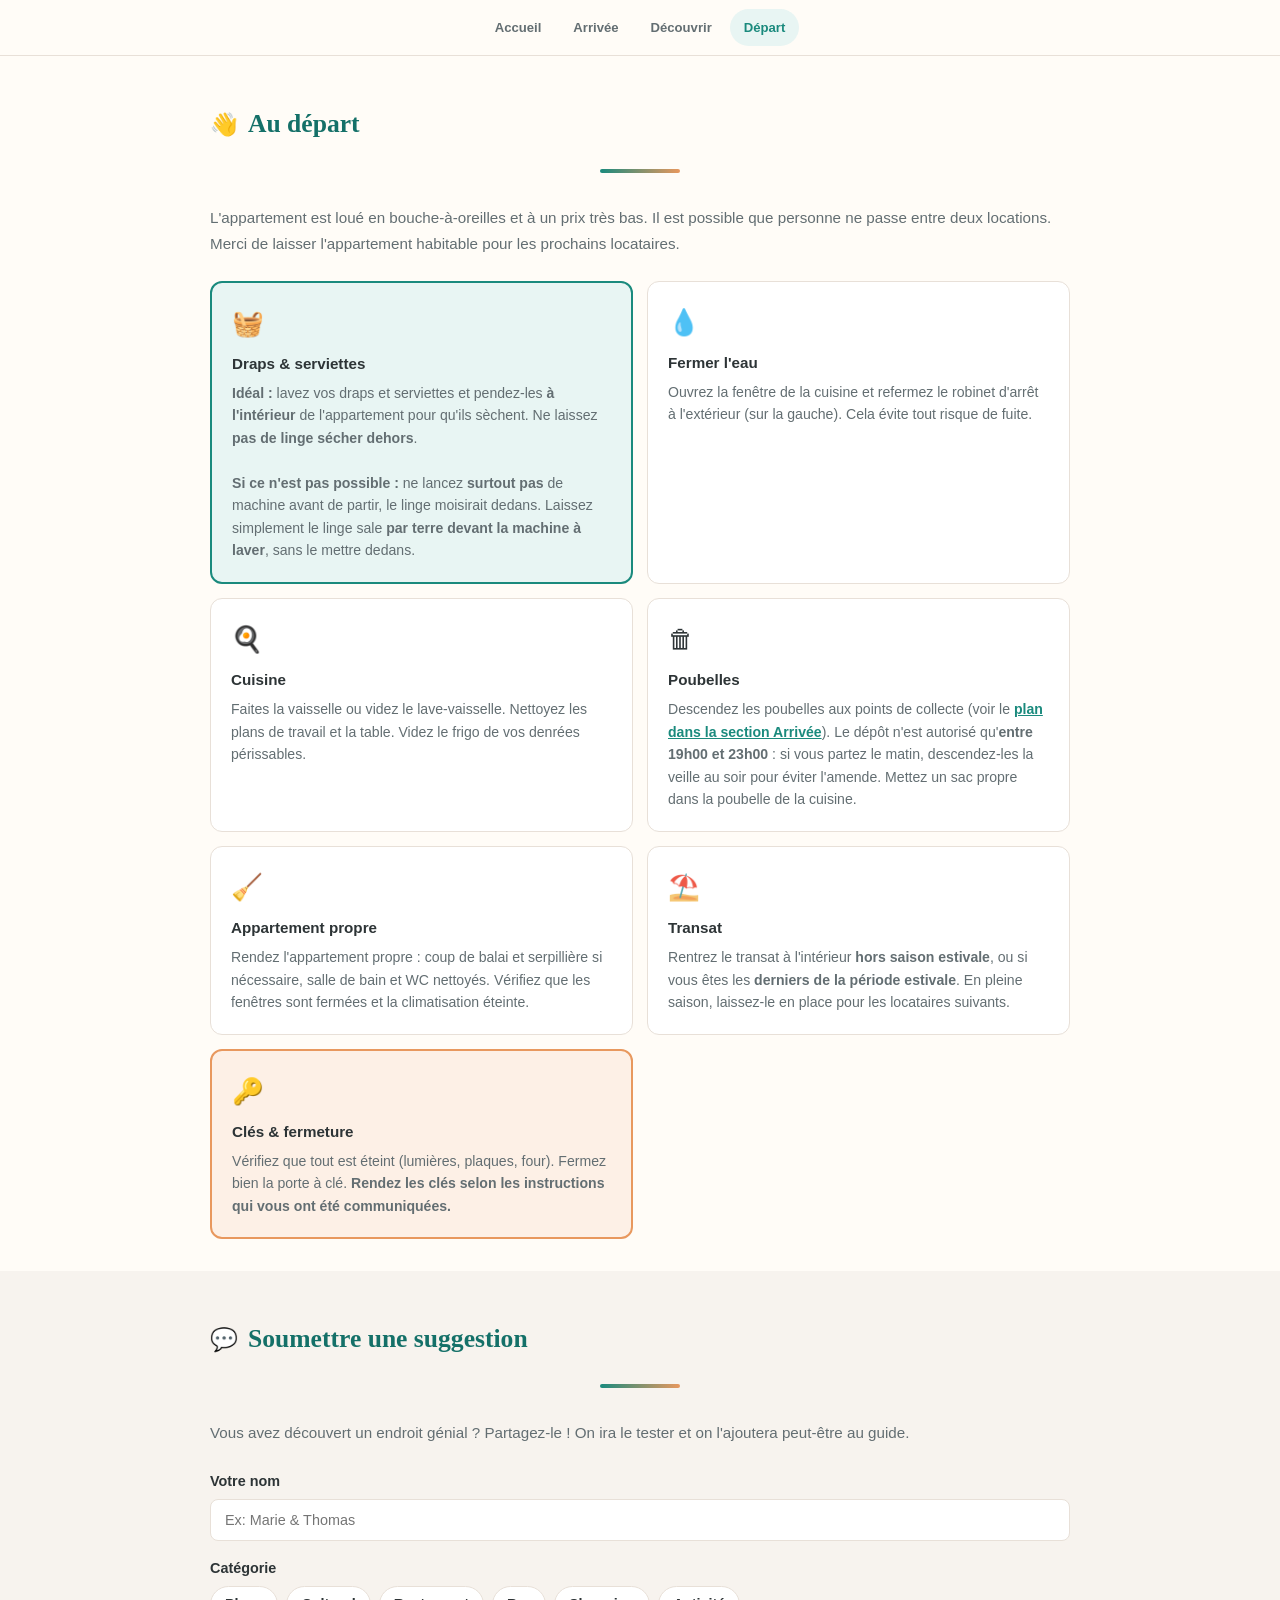
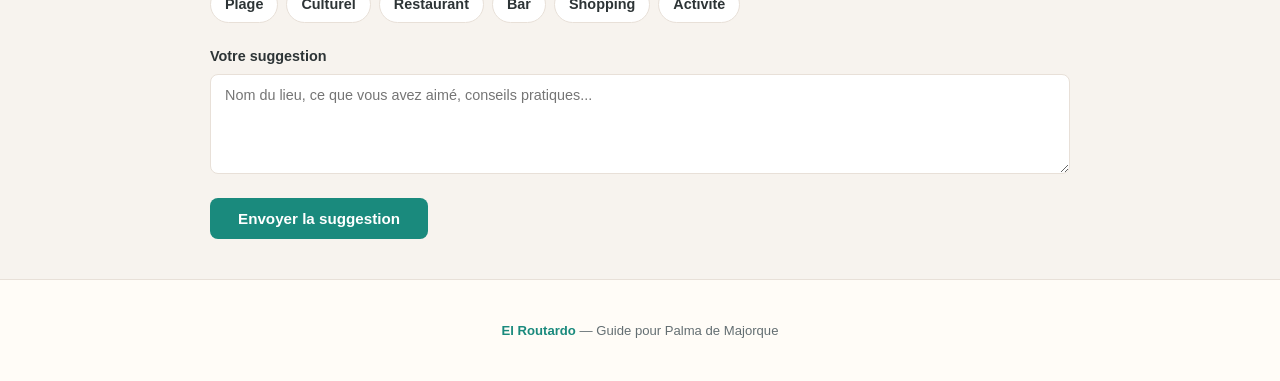
<file: site/depart.html>
<!DOCTYPE html>
<html lang="fr">
<head>
  <meta charset="UTF-8">
  <meta name="viewport" content="width=device-width, initial-scale=1.0">
  <meta name="robots" content="noindex, nofollow, noarchive, nosnippet">
  <title>Départ - El Routardo</title>
  <link rel="stylesheet" href="style.css">
  <link rel="icon" href="data:image/svg+xml,<svg xmlns='http://www.w3.org/2000/svg' viewBox='0 0 100 100'><text y='.9em' font-size='90'>&#127796;</text></svg>">
</head>
<body>

<nav class="nav" aria-label="Navigation principale">
  <a href="index.html">Accueil</a>
  <a href="arrivee.html">Arrivée</a>
  <a href="decouvrir.html">Découvrir</a>
  <a href="depart.html" class="active">Départ</a>
</nav>

<section class="section">
  <h2 class="section-title"><span class="icon">&#128075;</span> Au départ</h2>
  <hr class="divider">
  <p class="section-intro">L'appartement est loué en bouche-à-oreilles et à un prix très bas. Il est possible que personne ne passe entre deux locations. Merci de laisser l'appartement habitable pour les prochains locataires.</p>

  <div class="instructions">
    <div class="instr-card instr-card--highlight">
      <span class="instr-icon">&#129530;</span>
      <div class="instr-title">Draps & serviettes</div>
      <div class="instr-text">
        <strong>Idéal :</strong> lavez vos draps et serviettes et pendez-les <strong>à l'intérieur</strong> de l'appartement pour qu'ils sèchent.
        Ne laissez <strong>pas de linge sécher dehors</strong>.<br><br>
        <strong>Si ce n'est pas possible :</strong> ne lancez <strong>surtout pas</strong> de machine avant de partir, le linge moisirait dedans.
        Laissez simplement le linge sale <strong>par terre devant la machine à laver</strong>, sans le mettre dedans.
      </div>
    </div>

    <div class="instr-card">
      <span class="instr-icon">&#128167;</span>
      <div class="instr-title">Fermer l'eau</div>
      <div class="instr-text">Ouvrez la fenêtre de la cuisine et refermez le robinet d'arrêt à l'extérieur (sur la gauche). Cela évite tout risque de fuite.</div>
    </div>

    <div class="instr-card">
      <span class="instr-icon">&#127859;</span>
      <div class="instr-title">Cuisine</div>
      <div class="instr-text">Faites la vaisselle ou videz le lave-vaisselle. Nettoyez les plans de travail et la table. Videz le frigo de vos denrées périssables.</div>
    </div>

    <div class="instr-card">
      <span class="instr-icon">&#128465;</span>
      <div class="instr-title">Poubelles</div>
      <div class="instr-text">Descendez les poubelles aux points de collecte (voir le <a href="arrivee.html" style="color:var(--primary);font-weight:600;">plan dans la section Arrivée</a>). Le dépôt n'est autorisé qu'<strong>entre 19h00 et 23h00</strong> : si vous partez le matin, descendez-les la veille au soir pour éviter l'amende. Mettez un sac propre dans la poubelle de la cuisine.</div>
    </div>

    <div class="instr-card">
      <span class="instr-icon">&#129529;</span>
      <div class="instr-title">Appartement propre</div>
      <div class="instr-text">Rendez l'appartement propre : coup de balai et serpillière si nécessaire, salle de bain et WC nettoyés. Vérifiez que les fenêtres sont fermées et la climatisation éteinte.</div>
    </div>

    <div class="instr-card">
      <span class="instr-icon">&#9969;&#65039;</span>
      <div class="instr-title">Transat</div>
      <div class="instr-text">Rentrez le transat à l'intérieur <strong>hors saison estivale</strong>, ou si vous êtes les <strong>derniers de la période estivale</strong>. En pleine saison, laissez-le en place pour les locataires suivants.</div>
    </div>

    <div class="instr-card instr-card--warning">
      <span class="instr-icon">&#128273;</span>
      <div class="instr-title">Clés & fermeture</div>
      <div class="instr-text">
        Vérifiez que tout est éteint (lumières, plaques, four). Fermez bien la porte à clé.
        <strong>Rendez les clés selon les instructions qui vous ont été communiquées.</strong>
      </div>
    </div>
  </div>
</section>

<!-- SUGGESTIONS -->
<div class="section-alt">
<section class="section" id="suggestions">
  <h2 class="section-title"><span class="icon">&#128172;</span> Soumettre une suggestion</h2>
  <hr class="divider">
  <p class="section-intro">Vous avez découvert un endroit génial ? Partagez-le ! On ira le tester et on l'ajoutera peut-être au guide.</p>

  <form id="suggestion-form" onsubmit="return false;">
    <div class="form-group">
      <label for="sg-name">Votre nom</label>
      <input type="text" id="sg-name" class="form-input" placeholder="Ex: Marie & Thomas" required>
    </div>

    <div class="form-group">
      <label>Catégorie</label>
      <div class="checkbox-group">
        <label class="checkbox-pill"><input type="checkbox" name="category" value="Plage"> Plage</label>
        <label class="checkbox-pill"><input type="checkbox" name="category" value="Culturel"> Culturel</label>
        <label class="checkbox-pill"><input type="checkbox" name="category" value="Restaurant"> Restaurant</label>
        <label class="checkbox-pill"><input type="checkbox" name="category" value="Bar"> Bar</label>
        <label class="checkbox-pill"><input type="checkbox" name="category" value="Shopping"> Shopping</label>
        <label class="checkbox-pill"><input type="checkbox" name="category" value="Activité"> Activité</label>
      </div>
    </div>

    <div class="form-group">
      <label for="sg-review">Votre suggestion</label>
      <textarea id="sg-review" class="form-textarea" placeholder="Nom du lieu, ce que vous avez aimé, conseils pratiques..." required></textarea>
    </div>

    <button type="submit" class="btn-submit" id="sg-submit">Envoyer la suggestion</button>
    <div id="sg-message" class="form-message"></div>
  </form>
</section>
</div>

<footer class="footer">
  <p><a href="index.html" style="color:var(--primary);text-decoration:none;font-weight:600;">El Routardo</a> &mdash; Guide pour Palma de Majorque</p>
</footer>

<script>
(function() {
  var form = document.getElementById('suggestion-form');
  var btn = document.getElementById('sg-submit');
  var msg = document.getElementById('sg-message');

  form.addEventListener('submit', function(e) {
    e.preventDefault();
    var name = document.getElementById('sg-name').value.trim();
    var review = document.getElementById('sg-review').value.trim();
    var cats = [];
    document.querySelectorAll('input[name="category"]:checked').forEach(function(cb) {
      cats.push(cb.value);
    });

    if (!name || !review) {
      msg.className = 'form-message form-message--error';
      msg.textContent = 'Merci de remplir votre nom et votre suggestion.';
      return;
    }

    btn.disabled = true;
    btn.textContent = 'Envoi en cours...';
    msg.className = 'form-message';
    msg.style.display = 'none';

    var API_URL = window.SUGGESTIONS_API_URL || 'https://jppdyxoqienfydufsycuxsajy40ydoer.lambda-url.eu-west-3.on.aws/';

    fetch(API_URL, {
      method: 'POST',
      headers: { 'Content-Type': 'application/json' },
      body: JSON.stringify({ name: name, review: review, categories: cats })
    })
    .then(function(res) { return res.json().then(function(data) { return { ok: res.ok, data: data }; }); })
    .then(function(result) {
      if (result.ok) {
        msg.className = 'form-message form-message--success';
        msg.textContent = result.data.message || 'Merci pour votre suggestion !';
        form.reset();
      } else {
        msg.className = 'form-message form-message--error';
        msg.textContent = result.data.error || 'Une erreur est survenue.';
      }
    })
    .catch(function() {
      msg.className = 'form-message form-message--error';
      msg.textContent = 'Erreur de connexion. Réessayez plus tard.';
    })
    .finally(function() {
      btn.disabled = false;
      btn.textContent = 'Envoyer la suggestion';
    });
  });
})();
</script>

</body>
</html>
</file>
<file: site/style.css>
/* El Routardo - Guide Palma de Majorque */

:root {
  --primary: #1A8A7D;
  --primary-dark: #147068;
  --primary-light: #E8F5F3;
  --accent: #E8985E;
  --accent-light: #FDF0E6;
  --bg: #FFFCF7;
  --surface: #FFFFFF;
  --text: #2D3436;
  --text-secondary: #636E72;
  --border: #E8E0D8;
  --section-alt: #F7F3EE;
  --radius: 12px;
  --shadow: 0 2px 12px rgba(0,0,0,0.08);
  --shadow-hover: 0 4px 20px rgba(0,0,0,0.12);
  --max-width: 900px;
  --nav-height: 56px;
}

* { margin: 0; padding: 0; box-sizing: border-box; }
html { scroll-behavior: smooth; scroll-padding-top: calc(var(--nav-height) + 8px); }
body {
  font-family: -apple-system, BlinkMacSystemFont, 'Segoe UI', Roboto, sans-serif;
  background: var(--bg);
  color: var(--text);
  line-height: 1.6;
  -webkit-font-smoothing: antialiased;
}

/* --- NAV --- */
.nav {
  position: sticky;
  top: 0;
  z-index: 100;
  background: rgba(255,252,247,0.92);
  backdrop-filter: blur(12px);
  -webkit-backdrop-filter: blur(12px);
  border-bottom: 1px solid var(--border);
  height: var(--nav-height);
  display: flex;
  align-items: center;
  justify-content: center;
  gap: 4px;
  padding: 0 12px;
  overflow-x: auto;
  -webkit-overflow-scrolling: touch;
}
.nav a {
  text-decoration: none;
  color: var(--text-secondary);
  font-size: 0.82rem;
  font-weight: 600;
  padding: 8px 14px;
  border-radius: 24px;
  white-space: nowrap;
  transition: all 0.2s;
}
.nav a:hover, .nav a:focus { color: var(--primary); background: var(--primary-light); }

/* --- HERO --- */
.hero {
  text-align: center;
  padding: 64px 24px 48px;
  background: linear-gradient(160deg, var(--primary-light) 0%, var(--bg) 50%, var(--accent-light) 100%);
}
.hero-logo {
  font-size: 2.8rem;
  font-weight: 800;
  color: var(--primary);
  letter-spacing: -1px;
  font-family: Georgia, 'Times New Roman', serif;
}
.hero-sub {
  margin-top: 8px;
  font-size: 1.1rem;
  color: var(--text-secondary);
}
.hero-tagline {
  margin-top: 20px;
  font-size: 0.92rem;
  color: var(--text-secondary);
  max-width: 520px;
  margin-left: auto;
  margin-right: auto;
  line-height: 1.7;
}

/* --- SECTIONS --- */
.section {
  max-width: var(--max-width);
  margin: 0 auto;
  padding: 48px 20px 32px;
}
.section-alt { background: var(--section-alt); }
.section-alt .section { padding-top: 48px; padding-bottom: 40px; }
.section-title {
  font-size: 1.6rem;
  font-weight: 700;
  color: var(--primary-dark);
  margin-bottom: 24px;
  font-family: Georgia, 'Times New Roman', serif;
  display: flex;
  align-items: center;
  gap: 10px;
}
.section-title .icon { font-size: 1.4rem; }
.section-intro {
  color: var(--text-secondary);
  margin-bottom: 24px;
  font-size: 0.95rem;
  line-height: 1.7;
}

/* --- SUBSECTIONS --- */
.subsection-title {
  font-size: 1.15rem;
  font-weight: 700;
  color: var(--text);
  margin: 32px 0 16px;
  padding-bottom: 8px;
  border-bottom: 2px solid var(--primary-light);
  display: flex;
  align-items: center;
  gap: 8px;
}
.subsection-title:first-of-type { margin-top: 0; }

/* --- CARDS GRID --- */
.cards {
  display: grid;
  grid-template-columns: 1fr;
  gap: 14px;
  margin-bottom: 8px;
}
@media (min-width: 640px) {
  .cards { grid-template-columns: repeat(2, 1fr); }
  .cards--single { grid-template-columns: 1fr; }
}

/* --- CARD --- */
.card {
  background: var(--surface);
  border-radius: var(--radius);
  padding: 18px 20px;
  border: 1px solid var(--border);
  transition: box-shadow 0.2s, transform 0.2s;
}
.card:hover {
  box-shadow: var(--shadow-hover);
  transform: translateY(-2px);
}
.card-header {
  display: flex;
  justify-content: space-between;
  align-items: flex-start;
  gap: 8px;
  margin-bottom: 6px;
}
.card-name {
  font-size: 1rem;
  font-weight: 700;
  color: var(--text);
  line-height: 1.3;
}
.card-badges { display: flex; gap: 8px; flex-shrink: 0; align-items: center; }
.badge-rating {
  color: #E8985E;
  font-size: 0.75rem;
  letter-spacing: 2px;
}
.badge-price {
  color: var(--accent);
  font-size: 0.8rem;
  font-weight: 700;
}
.card-meta {
  display: flex;
  gap: 12px;
  margin-bottom: 8px;
  font-size: 0.8rem;
  color: var(--text-secondary);
}
.card-meta span { display: flex; align-items: center; gap: 3px; }
.card-desc {
  font-size: 0.88rem;
  color: var(--text-secondary);
  line-height: 1.55;
}

/* --- INSTRUCTION CARDS --- */
.instructions {
  display: grid;
  grid-template-columns: 1fr;
  gap: 14px;
}
@media (min-width: 640px) {
  .instructions { grid-template-columns: repeat(2, 1fr); }
}
.instr-card {
  background: var(--surface);
  border-radius: var(--radius);
  padding: 20px;
  border: 1px solid var(--border);
}
.instr-card--highlight {
  border-color: var(--primary);
  border-width: 2px;
  background: var(--primary-light);
}
.instr-card--warning {
  border-color: var(--accent);
  border-width: 2px;
  background: var(--accent-light);
}
.instr-icon {
  font-size: 1.6rem;
  margin-bottom: 8px;
  display: block;
}
.instr-title {
  font-weight: 700;
  font-size: 0.95rem;
  margin-bottom: 6px;
  color: var(--text);
}
.instr-text {
  font-size: 0.88rem;
  color: var(--text-secondary);
  line-height: 1.6;
}

/* --- INFO BLOCKS --- */
.info-block {
  background: var(--surface);
  border-radius: var(--radius);
  padding: 20px 24px;
  border: 1px solid var(--border);
  margin-bottom: 16px;
}
.info-block h3 {
  font-size: 1rem;
  font-weight: 700;
  margin-bottom: 8px;
  display: flex;
  align-items: center;
  gap: 8px;
}
.info-block p, .info-block ul {
  font-size: 0.9rem;
  color: var(--text-secondary);
  line-height: 1.7;
}
.info-block ul { padding-left: 20px; }
.info-block li { margin-bottom: 4px; }

/* --- DIVIDER --- */
.divider {
  height: 4px;
  background: linear-gradient(90deg, var(--primary), var(--accent));
  border: none;
  border-radius: 2px;
  max-width: 80px;
  margin: 0 auto 32px;
}

/* --- FOOTER --- */
.footer {
  text-align: center;
  padding: 40px 20px;
  color: var(--text-secondary);
  font-size: 0.82rem;
  border-top: 1px solid var(--border);
}

/* --- FULL-WIDTH WRAPPER --- */
.full-width { max-width: 100%; }

/* --- HUB GRID --- */
.hub-grid {
  display: grid;
  grid-template-columns: 1fr;
  gap: 16px;
  max-width: var(--max-width);
  margin: 0 auto;
  padding: 0 20px 48px;
}
@media (min-width: 640px) {
  .hub-grid { grid-template-columns: repeat(2, 1fr); }
}
.hub-card {
  display: flex;
  flex-direction: column;
  gap: 8px;
  padding: 28px 24px;
  background: var(--surface);
  border-radius: var(--radius);
  border: 2px solid var(--border);
  text-decoration: none;
  color: var(--text);
  transition: all 0.25s;
}
.hub-card:hover {
  border-color: var(--primary);
  box-shadow: var(--shadow-hover);
  transform: translateY(-3px);
}
.hub-card-icon { font-size: 2rem; }
.hub-card-title {
  font-size: 1.15rem;
  font-weight: 700;
  color: var(--primary-dark);
  font-family: Georgia, 'Times New Roman', serif;
}
.hub-card-desc {
  font-size: 0.88rem;
  color: var(--text-secondary);
  line-height: 1.5;
}

/* --- CARD AS LINK --- */
a.card {
  text-decoration: none;
  color: inherit;
  display: block;
  cursor: pointer;
}
a.card:hover .card-name { color: var(--primary); }
a.card::after {
  content: 'Google Maps >';
  display: block;
  margin-top: 8px;
  font-size: 0.75rem;
  color: var(--primary);
  font-weight: 600;
  opacity: 0;
  transition: opacity 0.2s;
}
a.card:hover::after { opacity: 1; }

/* --- NAV ACTIVE STATE --- */
.nav a.active { color: var(--primary); background: var(--primary-light); }

/* --- TRASH MAP --- */
.trash-map {
  background: var(--surface);
  border-radius: var(--radius);
  border: 1px solid var(--border);
  padding: 16px;
  margin: 16px 0;
  overflow: hidden;
}
.trash-map svg { width: 100%; height: auto; display: block; }

.trash-list { list-style: none; margin: 16px 0 0; padding: 0; }
.trash-list li {
  display: flex;
  gap: 12px;
  align-items: flex-start;
  padding: 12px 0;
  border-top: 1px solid var(--border);
}
.trash-list li:first-child { border-top: none; padding-top: 0; }
.trash-num {
  flex: 0 0 26px;
  height: 26px;
  border-radius: 50%;
  background: var(--accent);
  color: #FFFFFF;
  font-size: 0.85rem;
  font-weight: 700;
  display: flex;
  align-items: center;
  justify-content: center;
}
.trash-list strong { font-size: 0.95rem; }
.trash-list p { margin: 2px 0 0; font-size: 0.9rem; color: var(--text-secondary); }

/* --- PRODUCT GRID --- */
.product-grid {
  display: grid;
  grid-template-columns: 1fr;
  gap: 12px;
  margin-top: 12px;
}
@media (min-width: 640px) {
  .product-grid { grid-template-columns: repeat(2, 1fr); }
}
.product-item {
  background: var(--surface);
  border-radius: 8px;
  padding: 14px 16px;
  border: 1px solid var(--border);
}
.product-item strong {
  color: var(--primary-dark);
  display: block;
  margin-bottom: 4px;
}
.product-item span {
  font-size: 0.85rem;
  color: var(--text-secondary);
  line-height: 1.5;
}

/* --- SUGGESTION FORM --- */
.form-group { margin-bottom: 16px; }
.form-group label {
  display: block;
  font-weight: 600;
  font-size: 0.9rem;
  margin-bottom: 6px;
  color: var(--text);
}
.form-input, .form-textarea {
  width: 100%;
  padding: 12px 14px;
  border: 1px solid var(--border);
  border-radius: 8px;
  font-size: 0.9rem;
  font-family: inherit;
  background: var(--surface);
  color: var(--text);
  transition: border-color 0.2s;
}
.form-input:focus, .form-textarea:focus {
  outline: none;
  border-color: var(--primary);
  box-shadow: 0 0 0 3px rgba(26, 138, 125, 0.12);
}
.form-textarea { min-height: 100px; resize: vertical; }
.checkbox-group {
  display: flex;
  flex-wrap: wrap;
  gap: 8px;
}
.checkbox-pill {
  display: flex;
  align-items: center;
  gap: 6px;
  padding: 6px 14px;
  border: 1px solid var(--border);
  border-radius: 24px;
  font-size: 0.85rem;
  cursor: pointer;
  transition: all 0.2s;
  user-select: none;
  background: var(--surface);
}
.checkbox-pill:has(input:checked) {
  background: var(--primary-light);
  border-color: var(--primary);
  color: var(--primary-dark);
}
.checkbox-pill input { display: none; }
.btn-submit {
  display: inline-flex;
  align-items: center;
  gap: 8px;
  padding: 12px 28px;
  background: var(--primary);
  color: white;
  border: none;
  border-radius: 8px;
  font-size: 0.95rem;
  font-weight: 600;
  cursor: pointer;
  transition: background 0.2s;
}
.btn-submit:hover { background: var(--primary-dark); }
.btn-submit:disabled { opacity: 0.6; cursor: not-allowed; }
.form-message {
  margin-top: 12px;
  padding: 12px 16px;
  border-radius: 8px;
  font-size: 0.9rem;
  display: none;
}
.form-message--success {
  display: block;
  background: var(--primary-light);
  color: var(--primary-dark);
}
.form-message--error {
  display: block;
  background: var(--accent-light);
  color: #c0392b;
}

/* --- RESPONSIVE --- */
@media (max-width: 480px) {
  .hero { padding: 48px 16px 36px; }
  .hero-logo { font-size: 2.2rem; }
  .section { padding: 36px 16px 24px; }
  .section-title { font-size: 1.35rem; }
  .nav a { font-size: 0.78rem; padding: 6px 10px; }
}
</file>
